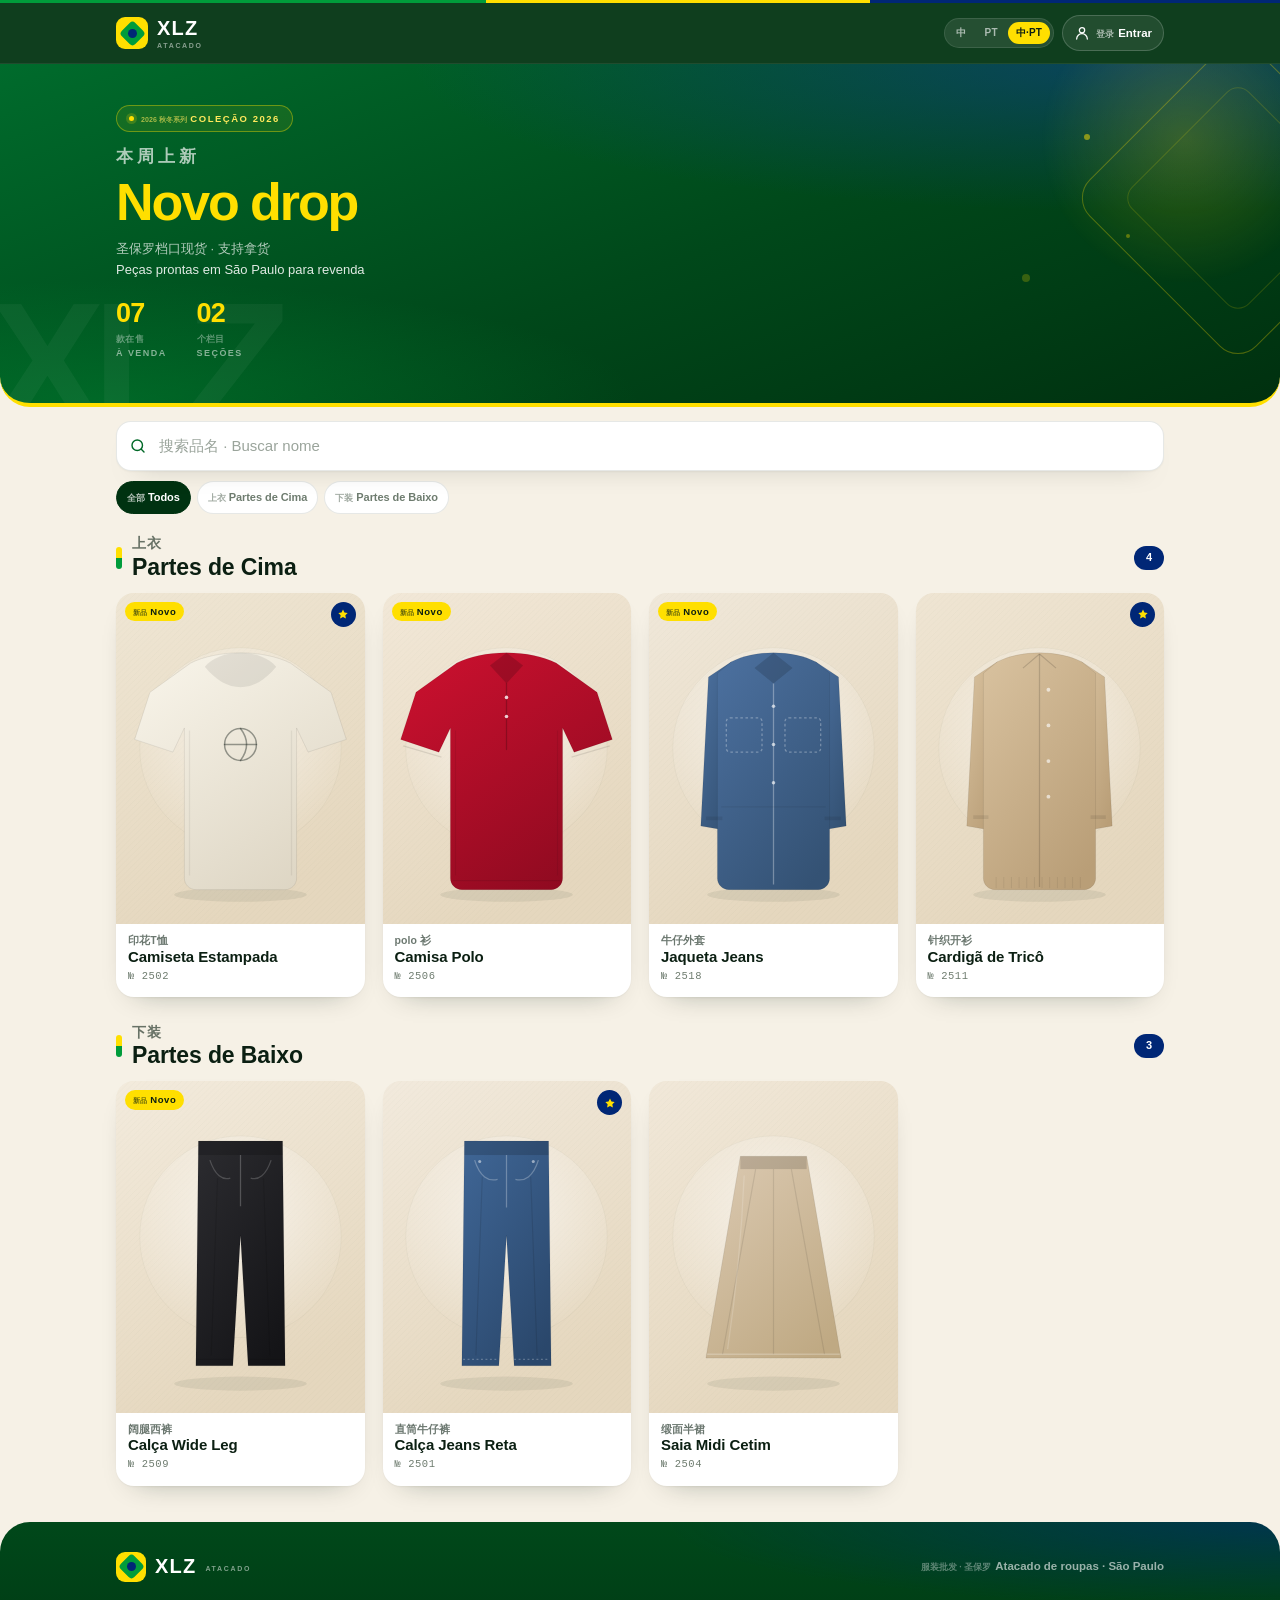
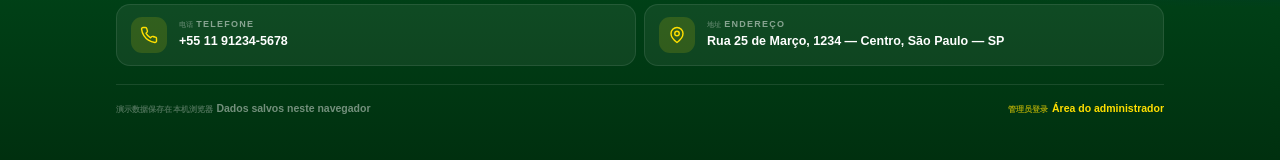
<file: index.html>
<!DOCTYPE html>
<html lang="zh-CN">
<head>
<meta charset="utf-8">
<meta name="viewport" content="width=device-width, initial-scale=1, viewport-fit=cover">
<meta name="theme-color" content="#003211">
<meta name="description" content="XLZ 服装档口 · 上衣 / 下装产品展示，支持中葡双语与管理端维护。Atacado de roupas em São Paulo.">
<title>XLZ · 服装档口产品展示 | Atacado</title>
<link rel="icon" href="data:image/svg+xml,%3Csvg xmlns='http://www.w3.org/2000/svg' viewBox='0 0 64 64'%3E%3Crect width='64' height='64' rx='14' fill='%23FFDF00'/%3E%3Cpath d='M32 12 52 32 32 52 12 32Z' fill='%23009C3B'/%3E%3Ccircle cx='32' cy='32' r='9' fill='%23002776'/%3E%3C/svg%3E">
<link rel="stylesheet" href="styles.css">
</head>
<body>
<div id="app"></div>
<div id="toast" class="toast" role="status" aria-live="polite"></div>
<script src="app.js"></script>
</body>
</html>
</file>
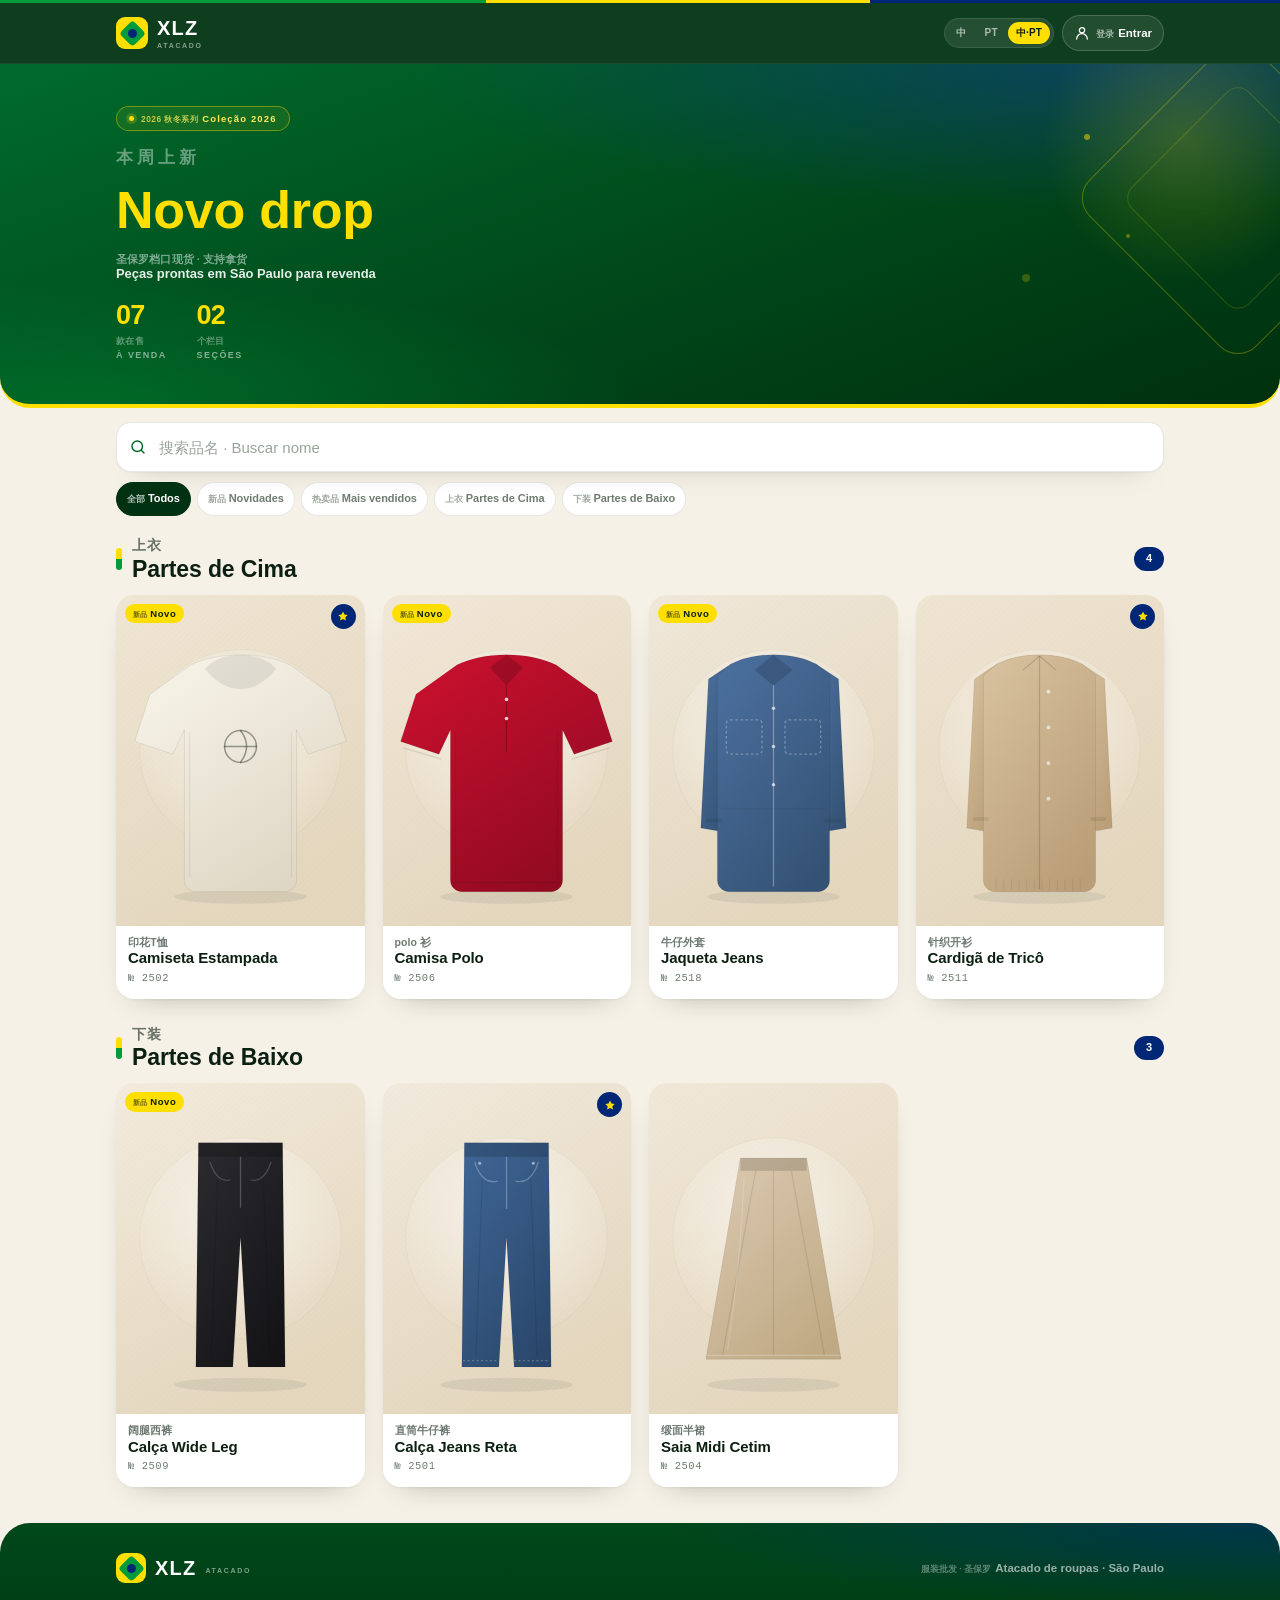
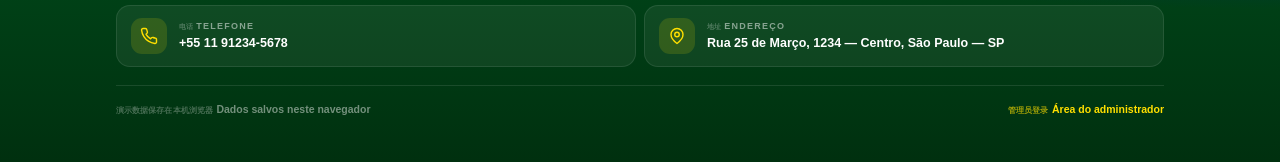
<file: public/index.html>
<!DOCTYPE html>
<html lang="zh-CN">
<head>
<meta charset="utf-8">
<meta name="viewport" content="width=device-width, initial-scale=1, viewport-fit=cover">
<meta name="theme-color" content="#003211">
<meta name="description" content="XLZ 服装档口 · 上衣 / 下装产品展示，支持中葡双语与管理端维护。Atacado de roupas em São Paulo.">
<meta property="og:type" content="website">
<meta property="og:site_name" content="XLZ ATACADO">
<meta property="og:title" content="XLZ · 服装档口产品展示">
<meta property="og:description" content="上衣 / 下装 · 中葡双语 · 圣保罗档口现货">
<meta property="og:url" content="https://xlz-showcase.wenkezhang995.workers.dev/">
<meta name="twitter:card" content="summary">
<link rel="canonical" href="https://xlz-showcase.wenkezhang995.workers.dev/">
<title>XLZ · 服装档口产品展示 | Atacado</title>
<link id="favicon" rel="icon" href="data:image/svg+xml,%3Csvg xmlns='http://www.w3.org/2000/svg' viewBox='0 0 64 64'%3E%3Crect width='64' height='64' rx='14' fill='%23FFDF00'/%3E%3Cpath d='M32 12 52 32 32 52 12 32Z' fill='%23009C3B'/%3E%3Ccircle cx='32' cy='32' r='9' fill='%23002776'/%3E%3C/svg%3E">
<link rel="stylesheet" href="styles.css">
</head>
<body>
<div id="app"></div>
<div id="toast" class="toast" role="status" aria-live="polite"></div>
<script src="xlz-color-dict.js"></script>
<script src="app.js"></script>
</body>
</html>
</file>
<file: styles.css>
/* =====================================================================
   XLZ 服装档口 · 产品展示
   配色取巴西国旗：绿 #009C3B / 黄 #FFDF00 / 蓝 #002776 / 白
   移动端优先，纯本地静态页面
   ===================================================================== */

/* ---------- 1. 基础与变量 ---------- */
:root{
  --green:#009C3B;
  --green-700:#006827;
  --green-800:#004C1B;
  --green-900:#003211;
  --yellow:#FFDF00;
  --yellow-soft:#FFE95C;
  --blue:#002776;
  --blue-500:#123E8F;
  --cream:#F6F1E6;
  --cream-2:#EDE6D5;
  --sand:#D9CCAF;
  --white:#fff;
  --ink:#0B1F12;
  --muted:#6E7C6F;
  --line:rgba(11,31,18,.10);
  --shadow-1:0 1px 2px rgba(11,31,18,.05), 0 12px 28px -20px rgba(11,31,18,.45);
  --shadow-2:0 24px 60px -28px rgba(11,31,18,.45);
  --font:-apple-system,BlinkMacSystemFont,"Segoe UI","PingFang SC","Hiragino Sans GB","Microsoft YaHei",sans-serif;
  --mono:ui-monospace,SFMono-Regular,Menlo,Consolas,monospace;
}
*,*::before,*::after{box-sizing:border-box}
html{-webkit-text-size-adjust:100%;scroll-behavior:smooth}
body{
  margin:0;font-family:var(--font);background:var(--cream);color:var(--ink);
  line-height:1.45;-webkit-font-smoothing:antialiased;overflow-x:hidden;
}
body.locked{overflow:hidden}
img{display:block;max-width:100%}
a{color:inherit;text-decoration:none}
button{font:inherit;color:inherit;cursor:pointer}
h1,h2,h3,h4,p{margin:0}
::selection{background:var(--yellow);color:var(--ink)}
:focus-visible{outline:2px solid var(--green);outline-offset:2px}
.wrap{width:100%;max-width:1080px;margin:0 auto;padding:0 16px}
.ic{display:block;flex:none;overflow:visible}
.muted{color:var(--muted)}
.sr-only{position:absolute;width:1px;height:1px;padding:0;margin:-1px;overflow:hidden;clip:rect(0 0 0 0);white-space:nowrap;border:0}

/* ---------- 2. 双语排版 ---------- */
.tw .tz{font-size:.74em;font-weight:600;opacity:.62;margin-right:.45em;letter-spacing:.01em}
.tw .tp{font-weight:800}
.nm .zh{display:block;font-size:.68em;font-weight:600;opacity:.6;line-height:1.28;letter-spacing:.01em}
.nm .pt{display:block;font-weight:800;line-height:1.22;letter-spacing:-.005em}

/* ---------- 3. 按钮 ---------- */
.btn{
  display:inline-flex;align-items:center;justify-content:center;gap:7px;
  min-height:46px;padding:0 18px;border-radius:13px;border:1px solid transparent;
  font-size:14px;font-weight:800;letter-spacing:.01em;line-height:1.2;
  transition:transform .16s ease, background .2s ease, box-shadow .2s ease;
}
.btn:active{transform:scale(.98)}
.btn-primary{background:var(--yellow);color:var(--ink);box-shadow:0 8px 20px -12px rgba(255,223,0,.9)}
.btn-primary:hover{background:var(--yellow-soft)}
.btn-green{background:var(--green-800);color:#fff}
.btn-green:hover{background:var(--green-700)}
.btn-blue{background:var(--blue);color:#fff}
.btn-ghost{background:#fff;border-color:var(--line);color:var(--ink)}
.btn-ghost:hover{background:var(--cream)}
.btn-danger{background:transparent;border-color:rgba(176,16,48,.35);color:#B01030}
.btn-danger:hover{background:rgba(176,16,48,.06)}
.btn-danger-solid{background:#B01030;color:#fff}
.btn-block{width:100%}
.btn[disabled]{opacity:.45;pointer-events:none}
.btn-sm{min-height:40px;padding:0 13px;font-size:12px;border-radius:11px}
.btn .tw{display:inline-flex;align-items:baseline;gap:.35em;justify-content:center;flex-wrap:wrap}

/* ---------- 4. 顶栏 ---------- */
.topbar{
  position:sticky;top:0;z-index:60;
  background:rgba(0,50,17,.94);
  -webkit-backdrop-filter:blur(14px);backdrop-filter:blur(14px);
  border-bottom:1px solid rgba(255,255,255,.07);
}
.topbar::before{
  content:"";position:absolute;top:0;left:0;right:0;height:3px;
  background:linear-gradient(90deg,var(--green) 0 38%,var(--yellow) 38% 68%,var(--blue) 68%);
}
.topbar-in{display:flex;align-items:center;gap:10px;height:63px;padding-top:3px}
.brand{display:flex;align-items:center;gap:9px;min-width:0}
.brand-mark{
  position:relative;width:32px;height:32px;border-radius:9px;background:var(--yellow);
  display:grid;place-items:center;flex:none;overflow:hidden;
}
.brand-mark::before{content:"";width:19px;height:19px;background:var(--green);transform:rotate(45deg);border-radius:4px}
.brand-mark::after{content:"";position:absolute;width:9px;height:9px;border-radius:50%;background:var(--blue)}
.brand-text{display:flex;flex-direction:column;line-height:1;min-width:0}
.brand-text b{font-size:20px;font-weight:900;letter-spacing:.06em;color:#fff}
.brand-text small{font-size:7px;letter-spacing:.24em;color:rgba(255,255,255,.5);margin-top:4px;font-weight:700}
.topbar-right{display:flex;align-items:center;gap:8px;margin-left:auto}
.topbar-title{font-size:15px;font-weight:800;color:#fff;white-space:nowrap;overflow:hidden;text-overflow:ellipsis;flex:1;min-width:0}
.topbar-title .ttl{opacity:.95}
.icon-btn{
  width:36px;height:36px;border-radius:50%;display:grid;place-items:center;flex:none;
  background:rgba(255,255,255,.08);border:1px solid rgba(255,255,255,.16);color:#fff;
  transition:background .2s;
}
.icon-btn:hover{background:rgba(255,255,255,.16)}
.lang{display:flex;gap:2px;padding:3px;border-radius:999px;background:rgba(255,255,255,.09);border:1px solid rgba(255,255,255,.10);flex:none}
.lang button{
  border:0;background:transparent;border-radius:999px;padding:6px 8px;
  font-size:10px;font-weight:800;letter-spacing:.02em;color:rgba(255,255,255,.62);
  transition:background .2s,color .2s;line-height:1;
}
.lang button.on{background:var(--yellow);color:var(--ink)}
.tb-login{
  display:inline-flex;align-items:center;gap:6px;height:36px;padding:0 11px;border-radius:999px;
  background:rgba(255,255,255,.08);border:1px solid rgba(255,255,255,.18);
  color:#fff;font-size:11.5px;font-weight:700;flex:none;
}
.tb-login .tw .tz{opacity:.6}
.tb-admin{
  display:inline-flex;align-items:center;gap:6px;height:34px;padding:0 11px;border-radius:999px;
  background:var(--yellow);color:var(--ink);font-size:11.5px;font-weight:800;flex:none;max-width:120px;
  overflow:hidden;text-overflow:ellipsis;white-space:nowrap;
}
.tb-dot{width:6px;height:6px;border-radius:50%;background:var(--green);flex:none}

/* ---------- 5. Hero ---------- */
.hero{
  position:relative;overflow:hidden;color:#fff;
  background:
    radial-gradient(90% 70% at 88% 0%, rgba(18,62,143,.55), transparent 62%),
    radial-gradient(70% 60% at 8% 100%, rgba(0,156,59,.35), transparent 60%),
    linear-gradient(160deg,#006B2C 0%,#00481A 55%,#00300F 100%);
  border-radius:0 0 30px 30px;
  border-bottom:4px solid var(--yellow);
  padding:26px 0 30px;
}
.hero-in{position:relative;z-index:2}
.hero-deco{position:absolute;inset:0;overflow:hidden;pointer-events:none;z-index:1}
.hd-glow{position:absolute;right:-70px;top:-90px;width:330px;height:330px;border-radius:50%;background:radial-gradient(circle,rgba(255,223,0,.20),transparent 62%)}
.hd-diamond{
  position:absolute;right:-76px;top:16px;width:236px;height:236px;border-radius:26px;
  border:1.5px solid rgba(255,223,0,.30);transform:rotate(45deg);
}
.hd-diamond::after{content:"";position:absolute;inset:34px;border:1px solid rgba(255,223,0,.16);border-radius:16px}
.hd-dot{position:absolute;width:6px;height:6px;border-radius:50%;background:var(--yellow);opacity:.5}
.hd-dot.d1{right:190px;top:70px}
.hd-dot.d2{right:150px;top:170px;width:4px;height:4px;opacity:.35}
.hd-dot.d3{right:250px;top:210px;width:8px;height:8px;opacity:.22}
.hero-wm{
  position:absolute;left:-10px;bottom:-46px;z-index:1;pointer-events:none;user-select:none;
  font-size:172px;line-height:1;font-weight:900;letter-spacing:-.07em;color:#fff;opacity:.045;
}
.pill{
  display:inline-flex;align-items:center;gap:7px;padding:6px 12px;border-radius:999px;
  border:1px solid rgba(255,223,0,.38);background:rgba(255,223,0,.08);
  font-size:9.5px;font-weight:800;letter-spacing:.16em;text-transform:uppercase;color:var(--yellow-soft);
}
.pill-dot{width:5px;height:5px;border-radius:50%;background:var(--yellow);box-shadow:0 0 0 3px rgba(255,223,0,.18)}
.hero-title{
  margin:16px 0 10px;font-size:clamp(34px,9.6vw,48px);line-height:1;font-weight:900;letter-spacing:-.04em;
}
.hero-title .zh{display:block;font-size:.33em;font-weight:700;letter-spacing:.24em;color:rgba(255,255,255,.68);margin-bottom:10px}
.hero-line.pt,.hero-title .pt{color:var(--yellow)}
.hero-title .hero-line{display:block}
.hero-sub{margin:0;max-width:44ch;font-size:13px;color:rgba(255,255,255,.7);line-height:1.65}
.hero-sub .hs-zh{display:block}
.hero-sub .hs-pt{display:block;color:rgba(255,255,255,.88)}
.hero-stats{display:flex;gap:30px;margin-top:20px}
.stat b{display:block;font-size:27px;font-weight:900;letter-spacing:-.03em;line-height:1;color:var(--yellow)}
.stat small{display:block;margin-top:6px;font-size:9px;font-weight:700;letter-spacing:.16em;text-transform:uppercase;color:rgba(255,255,255,.52)}
.stat small .sz{display:block;font-size:9px;font-weight:600;letter-spacing:.04em;text-transform:none;opacity:.72;margin-bottom:1px}
.stat small .sp{display:block}

/* ---------- 6. 搜索与筛选 ---------- */
.home{padding-top:0}
.searchbar{position:sticky;top:63px;z-index:45;padding:14px 0 8px;background:var(--cream)}
.search{
  display:flex;align-items:center;gap:10px;height:50px;padding:0 12px;
  background:#fff;border:1px solid var(--line);border-radius:15px;
  box-shadow:0 1px 2px rgba(11,31,18,.04), 0 14px 26px -22px rgba(11,31,18,.5);
}
.search:focus-within{border-color:rgba(0,156,59,.55);box-shadow:0 0 0 3px rgba(0,156,59,.10)}
.search-ic{color:var(--green-700);display:grid;place-items:center}
.search input{
  flex:1;min-width:0;height:100%;border:0;background:transparent;outline:none;
  font:inherit;font-size:15px;font-weight:600;color:var(--ink);
}
.search input::placeholder{color:#9AA49B;font-weight:500}
.search input::-webkit-search-cancel-button{display:none}
.search-clear{
  width:26px;height:26px;border-radius:50%;border:0;background:var(--cream);
  display:grid;place-items:center;color:var(--muted);flex:none;
}
.search-clear[hidden]{display:none}
.filters{display:flex;gap:6px;overflow-x:auto;padding:2px 0 14px;scrollbar-width:none}
.filters::-webkit-scrollbar{display:none}
.filter-chip{
  flex:none;display:inline-flex;align-items:center;gap:3px;
  padding:8px 10px;border-radius:999px;border:1px solid var(--line);
  background:#fff;color:var(--muted);font-size:11px;font-weight:700;white-space:nowrap;
  transition:background .2s,color .2s,border-color .2s;
}
.filter-chip .nm .zh{display:inline;font-size:.82em;margin-right:.3em;opacity:.65}
.filter-chip .nm .pt{display:inline}
.filter-chip.on{background:var(--green-900);border-color:var(--green-900);color:#fff}
.filter-chip.on .nm .zh{color:rgba(255,255,255,.7);opacity:1}

/* ---------- 7. 分类与卡片 ---------- */
.cat{margin-bottom:26px;scroll-margin-top:130px}
.cat-head{display:flex;align-items:center;justify-content:space-between;gap:10px;margin:6px 0 12px}
.cat-title{display:flex;align-items:center;gap:10px;font-size:21px;font-weight:900;letter-spacing:-.02em}
.cat-bar{width:6px;height:22px;border-radius:3px;background:linear-gradient(180deg,var(--yellow) 0 52%,var(--green) 52%)}
.cat-title .nm .zh{font-size:.62em;letter-spacing:.06em}
.cat-count{
  display:inline-flex;align-items:center;justify-content:center;min-width:30px;height:24px;
  padding:0 9px;border-radius:999px;background:var(--blue);color:#fff;font-size:11px;font-weight:800;flex:none;
}
.grid{display:grid;grid-template-columns:repeat(2,minmax(0,1fr));gap:12px}
.card{
  position:relative;height:100%;background:#fff;border-radius:18px;overflow:hidden;
  box-shadow:var(--shadow-1);cursor:pointer;
  transition:transform .22s ease, box-shadow .22s ease;
  animation:cardIn .4s cubic-bezier(.2,.8,.2,1) both;
}
.card-body{display:flex;flex-direction:column}
.card:hover{transform:translateY(-3px);box-shadow:var(--shadow-2)}
.card:active{transform:scale(.99)}
.card-media{position:relative;aspect-ratio:3/4;overflow:hidden;background:var(--cream-2)}
.card-media img{width:100%;height:100%;object-fit:cover;transition:transform .5s ease}
.card:hover .card-media img{transform:scale(1.035)}
.card.is-off .card-media::after{content:"";position:absolute;inset:0;background:rgba(246,241,230,.52);-webkit-backdrop-filter:grayscale(1);backdrop-filter:grayscale(1)}
.badge{
  position:absolute;z-index:2;display:inline-flex;align-items:center;justify-content:center;
  font-size:9.5px;font-weight:800;letter-spacing:.06em;line-height:1;
}
.badge .tw{gap:.3em}
.badge-new{top:9px;left:9px;padding:5px 8px;border-radius:999px;background:var(--yellow);color:var(--ink)}
.badge-star{
  top:9px;right:9px;width:25px;height:25px;border-radius:50%;
  background:var(--blue);color:var(--yellow);
}
.badge-off{left:9px;bottom:9px;padding:5px 8px;border-radius:999px;background:rgba(11,31,18,.82);color:#fff}
.card-edit{
  position:absolute;right:9px;bottom:9px;z-index:3;width:30px;height:30px;border-radius:50%;
  background:rgba(0,50,17,.86);color:#fff;border:1px solid rgba(255,255,255,.25);
  display:grid;place-items:center;
}
.card-body{padding:10px 12px 13px}
.card-name{font-size:15px;line-height:1.25;font-weight:800}
.card-name .nm .zh{font-size:.7em}
.card-model{margin-top:3px;font-family:var(--mono);font-size:10.5px;letter-spacing:.05em;color:var(--muted)}
.cat-empty{
  padding:26px 18px;border-radius:16px;border:1px dashed var(--sand);background:rgba(255,255,255,.5);
  color:var(--muted);font-size:12.5px;font-weight:600;text-align:center;
}
.link{color:var(--green-700);text-decoration:underline;text-underline-offset:3px;font-weight:800}
.result-bar{
  display:flex;align-items:center;justify-content:space-between;gap:10px;
  padding:6px 2px 14px;font-size:12px;color:var(--muted);font-weight:600;
}
.result-bar b{color:var(--ink)}
.result-n{color:var(--green-700);font-weight:800}

/* ---------- 8. 空状态 ---------- */
.empty{
  margin:14px 0;padding:44px 22px;text-align:center;background:#fff;
  border-radius:20px;border:1px dashed var(--cream-2);
}
.empty-ic{
  width:54px;height:54px;border-radius:18px;margin:0 auto 14px;
  display:grid;place-items:center;background:var(--cream);color:var(--green-700);
}
.empty h3{font-size:16px;font-weight:800;margin-bottom:6px}
.empty p{font-size:12.5px;color:var(--muted);margin-bottom:16px}
.empty .btn{min-height:42px}

/* ---------- 9. 页脚与悬浮按钮 ---------- */
.footer{
  margin-top:36px;padding:30px 0 44px;color:#fff;
  background:
    radial-gradient(80% 60% at 100% 0%, rgba(0,39,118,.55), transparent 60%),
    linear-gradient(180deg,#00481A,#00300F);
  border-radius:30px 30px 0 0;
}
.footer.with-fab{padding-bottom:108px}
.foot-top{display:flex;align-items:center;justify-content:space-between;gap:14px;flex-wrap:wrap}
.foot-brand{display:flex;align-items:center;gap:9px}
.foot-brand b{font-size:20px;font-weight:900;letter-spacing:.06em}
.foot-brand small{font-size:7px;letter-spacing:.24em;color:rgba(255,255,255,.5);font-weight:700;margin-top:5px}
.foot-brand .brand-mark{width:30px;height:30px}
.foot-tag{font-size:11.5px;color:rgba(255,255,255,.6);font-weight:600}
.foot-list{display:grid;gap:8px;margin:22px 0 18px}
.foot-item{
  display:flex;align-items:center;gap:12px;padding:12px 14px;border-radius:14px;
  background:rgba(255,255,255,.06);border:1px solid rgba(255,255,255,.09);
  transition:background .2s;
}
.foot-item:hover{background:rgba(255,255,255,.11)}
.fi{
  width:36px;height:36px;border-radius:11px;flex:none;display:grid;place-items:center;
  background:rgba(255,223,0,.14);color:var(--yellow);
}
.ft{display:flex;flex-direction:column;gap:2px;min-width:0}
.ft small{font-size:9px;letter-spacing:.14em;text-transform:uppercase;color:rgba(255,255,255,.5);font-weight:700}
.ft b{font-size:12.5px;font-weight:700;line-height:1.4}
.ft .tw .tz{opacity:.55}
.foot-bottom{
  display:flex;align-items:center;justify-content:space-between;gap:10px 14px;flex-wrap:wrap;
  padding-top:16px;border-top:1px solid rgba(255,255,255,.10);
  font-size:10.5px;color:rgba(255,255,255,.45);font-weight:600;
}
.foot-link{background:none;border:0;padding:0;color:var(--yellow);font-size:10.5px;font-weight:800;display:inline-flex;align-items:center;gap:4px}
.fab{
  position:fixed;right:16px;bottom:calc(16px + env(safe-area-inset-bottom));z-index:70;
  width:58px;height:58px;border-radius:19px;border:0;background:var(--yellow);color:var(--ink);
  display:grid;place-items:center;
  box-shadow:0 14px 30px -10px rgba(0,0,0,.45), 0 0 0 5px rgba(255,223,0,.16);
  transition:transform .2s;
}
.fab:hover{transform:translateY(-2px) scale(1.03)}
.fab:active{transform:scale(.96)}

/* ---------- 10. 详情页 ---------- */
.detail-page{padding-bottom:20px}
.gallery{position:relative;background:#E7DECB;max-width:860px;margin:0 auto;overflow:hidden}
.gal-track{
  display:flex;overflow-x:auto;scroll-snap-type:x mandatory;
  scrollbar-width:none;-webkit-overflow-scrolling:touch;
}
.gal-track::-webkit-scrollbar{display:none}
.gal-slide{flex:0 0 100%;scroll-snap-align:center;scroll-snap-stop:always}
.gal-slide img{width:100%;aspect-ratio:4/5;object-fit:cover;max-height:72vh;cursor:zoom-in}
.gal-top{position:absolute;top:12px;left:12px;right:12px;display:flex;align-items:flex-start;justify-content:space-between;gap:8px;pointer-events:none;z-index:2}
.gal-count{
  padding:6px 10px;border-radius:999px;background:rgba(0,40,16,.55);color:#fff;
  font-size:10.5px;font-weight:800;letter-spacing:.06em;-webkit-backdrop-filter:blur(6px);backdrop-filter:blur(6px);
}
.gal-hint{
  display:inline-flex;align-items:center;gap:5px;padding:6px 10px;border-radius:999px;
  background:rgba(255,255,255,.85);color:var(--green-900);font-size:9.5px;font-weight:800;
  -webkit-backdrop-filter:blur(6px);backdrop-filter:blur(6px);
}
.gal-hint .tw{display:inline-flex;gap:.3em}
.gal-arrow{
  position:absolute;top:50%;transform:translateY(-50%);z-index:3;
  width:38px;height:38px;border-radius:50%;border:0;background:rgba(255,255,255,.86);color:var(--ink);
  display:grid;place-items:center;box-shadow:0 6px 16px rgba(0,0,0,.16);
}
.gal-arrow.left{left:10px}
.gal-arrow.right{right:10px}
.gal-dots{
  position:absolute;left:50%;bottom:32px;transform:translateX(-50%);z-index:3;
  display:flex;gap:5px;padding:6px 9px;border-radius:999px;
  background:rgba(0,40,16,.38);-webkit-backdrop-filter:blur(6px);backdrop-filter:blur(6px);
}
.gal-dots button{
  width:6px;height:6px;padding:0;border:0;border-radius:50%;
  background:rgba(255,255,255,.45);transition:width .2s,background .2s;
}
.gal-dots button.on{width:16px;border-radius:999px;background:var(--yellow)}
.detail-sheet{
  position:relative;z-index:2;max-width:860px;margin:-26px auto 0;
  background:var(--cream);border-radius:26px 26px 0 0;
  padding:20px 16px 26px;
}
.d-card{background:#fff;border-radius:18px;padding:16px;margin-bottom:12px;box-shadow:var(--shadow-1)}
.d-flags{display:flex;align-items:center;gap:6px;flex-wrap:wrap;margin-bottom:10px}
.tag{
  display:inline-flex;align-items:center;gap:5px;padding:5px 9px;border-radius:999px;
  font-size:10px;font-weight:800;letter-spacing:.02em;line-height:1;
}
.tag-cat{background:var(--cream);color:var(--green-700);border:1px solid var(--line)}
.tag-cat .nm{display:inline}
.tag-cat .nm .zh{display:inline;font-size:.9em;margin-right:.35em;opacity:.75}
.tag-cat .nm .pt{display:inline}
.tag-new{background:var(--yellow);color:var(--ink)}
.tag-star{background:var(--blue);color:var(--yellow)}
.tag-off{background:#E9E5DA;color:#777F76}
.d-title{font-size:clamp(22px,6.6vw,30px);font-weight:900;letter-spacing:-.02em;line-height:1.15}
.d-title .nm .zh{font-size:.58em;letter-spacing:.04em;margin-bottom:4px}
.d-sub{display:flex;align-items:center;gap:8px;margin-top:6px;flex-wrap:wrap}
.d-model{font-family:var(--mono);font-size:11.5px;color:var(--muted);letter-spacing:.06em}
.d-dot{width:3px;height:3px;border-radius:50%;background:var(--sand)}
.price{
  margin-top:14px;padding-top:14px;border-top:1px dashed var(--cream-2);
  display:flex;align-items:baseline;gap:8px;flex-wrap:wrap;
}
.price b{font-size:32px;font-weight:900;letter-spacing:-.03em;color:var(--green-700);line-height:1}
.price small{font-size:10px;font-weight:700;letter-spacing:.12em;text-transform:uppercase;color:var(--muted)}
.d-block{margin-bottom:20px}
.block-head{display:flex;align-items:baseline;justify-content:space-between;gap:10px;margin-bottom:12px}
.block-head h3{font-size:13.5px;font-weight:800;letter-spacing:.01em;display:flex;align-items:center;gap:7px}
.block-head h3::before{content:"";width:4px;height:14px;border-radius:2px;background:var(--yellow)}
.block-head span{font-size:10px;color:var(--muted);font-weight:600}
.block-hint{margin:-4px 0 14px}
.colors{display:flex;flex-wrap:wrap;gap:8px;margin-bottom:16px}
.color{
  display:inline-flex;align-items:center;gap:7px;padding:8px 12px;border-radius:999px;
  border:1.5px solid var(--line);background:#fff;font-size:12.5px;font-weight:700;
  transition:border-color .2s, background .2s, color .2s;
}
.color .dot{width:12px;height:12px;border-radius:50%;flex:none;box-shadow:inset 0 0 0 1px rgba(0,0,0,.12)}
.color .cn{white-space:nowrap}
.color .cp{font-size:.8em;font-weight:700;opacity:.6;margin-left:3px}
.color.on{background:var(--green-900);border-color:var(--green-900);color:#fff}
.color.on .cp{opacity:.7}
.color.oos{background:#F4F1E9;border-style:dashed;color:#A3AAA1}
.color.oos .dot{opacity:.35}
.sizes{display:grid;grid-template-columns:repeat(auto-fill,minmax(66px,1fr));gap:8px}
.size{
  display:flex;flex-direction:column;align-items:center;justify-content:center;gap:2px;
  min-height:54px;padding:7px 6px;border-radius:12px;border:1.5px solid var(--line);
  background:#fff;font-size:15px;font-weight:900;
}
.size small{font-size:8.5px;font-weight:700;letter-spacing:.04em;color:var(--muted);text-transform:uppercase}
.size.oos{background:#F2EFE7;border-style:dashed;color:#A9AFA6}
.size.oos span{text-decoration:line-through;text-decoration-thickness:1.5px}
.size.oos small{color:#B6BAAF}
.legend{display:flex;align-items:center;gap:14px;flex-wrap:wrap;margin-top:14px;font-size:10.5px;color:var(--muted);font-weight:600}
.legend .lg-dot{width:7px;height:7px;border-radius:50%;display:inline-block;margin-right:5px}
.lg-dot.ok{background:var(--green)}
.lg-dot.no{background:#C9C4B5}
.lg-alert{color:#B01030;font-weight:800}
.contact{
  border-radius:20px;padding:18px;color:#fff;position:relative;overflow:hidden;
  background:
    radial-gradient(90% 90% at 100% 0%, rgba(0,39,118,.6), transparent 58%),
    linear-gradient(155deg,#00642A,#00300F);
  margin-bottom:20px;
}
.contact::after{
  content:"";position:absolute;right:-40px;top:-40px;width:140px;height:140px;
  border:1px solid rgba(255,223,0,.25);transform:rotate(45deg);border-radius:18px;
}
.contact-head{display:flex;align-items:baseline;justify-content:space-between;gap:10px;margin-bottom:14px;position:relative;z-index:1}
.contact-head h3{font-size:14px;font-weight:800;color:var(--yellow);letter-spacing:.02em}
.contact-head span{font-size:9.5px;color:rgba(255,255,255,.55);font-weight:600;letter-spacing:.1em;text-transform:uppercase}
.contact-row{
  display:flex;align-items:center;gap:11px;padding:10px 0;border-top:1px solid rgba(255,255,255,.10);
  position:relative;z-index:1;
}
.contact-row:first-of-type{border-top:0}
.contact-row .fi{width:32px;height:32px;border-radius:10px}
.contact-row b{display:block;font-size:12.5px;font-weight:700;line-height:1.4;word-break:break-word}
.contact-row small{display:block;font-size:9px;letter-spacing:.12em;text-transform:uppercase;color:rgba(255,255,255,.48);font-weight:700;margin-bottom:1px}
.contact .btn{margin-top:14px;position:relative;z-index:1}
.d-admin{display:flex;gap:10px;margin-top:4px}
.d-admin .btn{flex:1}
.d-note{
  margin-top:18px;text-align:center;font-size:9.5px;letter-spacing:.1em;
  color:rgba(11,31,18,.32);font-weight:700;text-transform:uppercase;
}

/* ---------- 11. 管理后台 ---------- */
.admin{padding-bottom:30px}
.admin-head{display:flex;align-items:flex-end;justify-content:space-between;gap:12px;margin:20px 0 14px}
.admin-head h2{font-size:20px;font-weight:900;letter-spacing:-.02em;line-height:1.2}
.admin-head p{font-size:11px;color:var(--muted);font-weight:600;margin-top:4px}
.admin-head .btn{min-height:42px;padding:0 14px;font-size:12.5px}
.tabs{
  display:flex;gap:4px;padding:4px;border-radius:14px;background:#fff;
  box-shadow:var(--shadow-1);position:sticky;top:63px;z-index:40;margin:14px 0 16px;
}
.tab{flex:1;text-align:center;padding:10px 6px;border-radius:10px;font-size:12px;font-weight:800;color:var(--muted);transition:background .2s,color .2s}
.tab.on{background:var(--green-900);color:var(--yellow)}
.arow{
  display:grid;grid-template-columns:64px minmax(0,1fr);gap:12px;
  background:#fff;border-radius:16px;padding:10px;margin-bottom:10px;box-shadow:var(--shadow-1);
}
.arow.is-off{opacity:.82}
.arow-thumb{width:64px;height:84px;border-radius:11px;overflow:hidden;background:var(--cream-2);flex:none}
.arow-thumb img{width:100%;height:100%;object-fit:cover}
.arow-top{display:flex;align-items:flex-start;justify-content:space-between;gap:8px}
.arow-name{font-size:13.5px;line-height:1.22;min-width:0}
.arow-name .nm .zh{font-size:.72em}
.arow-price{font-size:13px;font-weight:900;color:var(--green-700);white-space:nowrap;letter-spacing:-.01em}
.arow-meta{display:flex;gap:8px;flex-wrap:wrap;margin-top:4px;font-size:10px;color:var(--muted);font-weight:600}
.arow-meta .sep{opacity:.4}
.arow-controls{display:flex;align-items:center;gap:10px;flex-wrap:wrap;margin-top:9px}
.tgl{display:inline-flex;align-items:center;gap:6px;border:0;background:transparent;padding:0;font-size:10.5px;font-weight:800;color:var(--muted);flex:none;white-space:nowrap}
.tgl .track{width:34px;height:20px;border-radius:999px;background:#D9DFD6;position:relative;transition:background .2s;flex:none}
.tgl .track i{position:absolute;top:3px;left:3px;width:14px;height:14px;border-radius:50%;background:#fff;box-shadow:0 1px 2px rgba(0,0,0,.22);transition:transform .2s}
.tgl.on .track{background:var(--green)}
.tgl.on .track i{transform:translateX(14px)}
.tgl.on{color:var(--ink)}
.mini-toggle{
  height:26px;padding:0 9px;border-radius:8px;border:1px solid var(--line);
  background:var(--cream);color:var(--muted);font-size:10px;font-weight:800;line-height:1;
  display:inline-flex;align-items:center;gap:4px;flex:none;white-space:nowrap;
}
.mini-toggle.on{background:var(--yellow);border-color:var(--yellow);color:var(--ink)}
.mini-toggle.star.on{background:var(--blue);border-color:var(--blue);color:var(--yellow)}
.arow-actions{display:flex;gap:6px;margin-left:auto}
.mini-btn{
  width:30px;height:30px;border-radius:9px;border:1px solid var(--line);background:#fff;
  display:grid;place-items:center;color:var(--ink);flex:none;
}
.mini-btn.danger{color:#B01030;border-color:rgba(176,16,48,.22)}
.admin-foot{margin:22px 0 0;display:flex;justify-content:center}
.admin-foot .btn{min-height:40px;font-size:12px}
.acc-list{display:grid;gap:8px}
.acc{
  display:flex;align-items:center;gap:11px;background:#fff;border-radius:14px;padding:11px 12px;
  box-shadow:var(--shadow-1);
}
.acc-avatar{
  width:38px;height:38px;border-radius:12px;flex:none;display:grid;place-items:center;
  background:var(--green-900);color:var(--yellow);font-size:15px;font-weight:900;
}
.acc-info{min-width:0;flex:1}
.acc-info b{font-size:13.5px;font-weight:800;display:block;line-height:1.2}
.acc-info small{font-size:10px;color:var(--muted);font-weight:600}
.acc-actions{display:flex;gap:6px;align-items:center}
.mini-tag{font-size:9px;font-weight:800;color:var(--green-700);background:rgba(0,156,59,.12);padding:3px 7px;border-radius:6px;letter-spacing:.06em}

/* ---------- 12. 表单 ---------- */
.form{max-width:760px;margin:0 auto;padding:12px 16px 132px}
.sect{background:#fff;border-radius:18px;padding:16px;margin-bottom:12px;box-shadow:var(--shadow-1)}
.sect-head{display:flex;align-items:center;gap:8px;flex-wrap:wrap;margin-bottom:14px}
.sect-head .num{width:22px;height:22px;border-radius:7px;background:var(--yellow);color:var(--ink);font-size:11px;font-weight:900;display:grid;place-items:center;flex:none}
.sect-head h3{font-size:14.5px;font-weight:800;letter-spacing:.01em}
.sect-head .hint{margin-left:auto}
.field{margin-bottom:14px}
.field:last-child{margin-bottom:0}
.two{display:grid;gap:0 12px}
@media(min-width:520px){.two{grid-template-columns:1fr 1fr}}
.label{display:flex;align-items:center;gap:5px;font-size:11px;font-weight:800;letter-spacing:.04em;color:var(--muted);margin-bottom:7px;text-transform:uppercase}
.label .req{color:#B01030;font-size:12px}
.label .opt{color:#B0B6AC;font-size:9px;letter-spacing:.06em;margin-left:auto;font-weight:700}
.input{
  width:100%;height:46px;padding:0 14px;border-radius:12px;
  border:1.5px solid var(--line);background:var(--cream);
  font:inherit;font-size:16px;font-weight:600;color:var(--ink);outline:none;
  transition:border-color .2s, background .2s, box-shadow .2s;
}
.input::placeholder{color:#A7AFA4;font-weight:500}
.input:focus{border-color:var(--green);background:#fff;box-shadow:0 0 0 3px rgba(0,156,59,.10)}
select.input{
  appearance:none;-webkit-appearance:none;
  background-image:url("data:image/svg+xml,%3Csvg xmlns='http://www.w3.org/2000/svg' width='16' height='16' viewBox='0 0 24 24' fill='none' stroke='%236E7C6F' stroke-width='2.4' stroke-linecap='round' stroke-linejoin='round'%3E%3Cpath d='m6 9 6 6 6-6'/%3E%3C/svg%3E");
  background-repeat:no-repeat;background-position:right 14px center;padding-right:40px;
}
textarea.input{height:auto;min-height:80px;padding:12px 14px;resize:vertical;line-height:1.5}
.field.invalid .input{border-color:#C8102E;background:#FDF4F5}
.ferr{display:none;margin:6px 0 0;font-size:11px;font-weight:700;color:#B01030}
.field.invalid .ferr,.sect.invalid .ferr{display:block}
.hint{font-size:10.5px;color:var(--muted);font-weight:600;line-height:1.5}
.note{
  font-size:10.5px;line-height:1.6;color:var(--muted);font-weight:600;
  background:var(--cream);border-radius:12px;padding:10px 12px;margin-top:12px;
}
.img-grid{display:grid;grid-template-columns:repeat(3,minmax(0,1fr));gap:8px;transition:opacity .2s}
.img-grid.busy{opacity:.55;pointer-events:none}
@media(min-width:520px){.img-grid{grid-template-columns:repeat(4,minmax(0,1fr))}}
.img-tile{position:relative;aspect-ratio:3/4;border-radius:12px;overflow:hidden;background:var(--cream-2)}
.img-tile img{width:100%;height:100%;object-fit:cover}
.img-tile .rm{
  position:absolute;top:5px;right:5px;width:24px;height:24px;border-radius:50%;
  background:rgba(11,31,18,.68);color:#fff;border:0;display:grid;place-items:center;
}
.cover-tag{
  position:absolute;left:0;bottom:0;padding:3px 7px;border-radius:0 8px 0 0;
  background:var(--yellow);color:var(--ink);font-size:9px;font-weight:800;letter-spacing:.04em;
}
.img-add{
  aspect-ratio:3/4;border-radius:12px;border:1.5px dashed var(--sand);background:#FBF7EE;
  display:flex;flex-direction:column;align-items:center;justify-content:center;gap:6px;
  color:var(--muted);font-size:10.5px;font-weight:800;text-align:center;padding:6px;
}
.img-add:hover{border-color:var(--green);color:var(--green-700)}
.color-list{display:flex;flex-wrap:wrap;gap:8px}
.color-edit{flex:1 1 128px;max-width:210px;background:var(--cream);border:1px solid var(--line);border-radius:12px;padding:8px 10px}
.ce-top{display:flex;align-items:center;gap:6px}
.ce-top .dot{width:12px;height:12px;border-radius:50%;flex:none;box-shadow:inset 0 0 0 1px rgba(0,0,0,.12)}
.ce-zh{border:0;background:transparent;min-width:0;flex:1;font:inherit;font-size:14px;font-weight:800;padding:2px;color:var(--ink);outline:none}
.ce-pt{width:100%;border:0;border-top:1px dashed rgba(11,31,18,.10);margin-top:4px;padding:4px 2px 2px;background:transparent;font:inherit;font-size:11px;font-weight:600;color:var(--muted);outline:none}
.ce-rm{width:20px;height:20px;border-radius:50%;border:0;background:rgba(11,31,18,.06);display:grid;place-items:center;color:var(--muted);flex:none}
.color-add{display:flex;gap:8px;margin-top:8px}
.color-add .input{height:42px;background:#fff;font-size:15px}
.color-add .btn{min-height:42px;width:46px;padding:0}
.size-pick{display:flex;flex-wrap:wrap;gap:8px}
.size-pick-btn{
  min-width:54px;height:42px;border-radius:11px;border:1.5px solid var(--line);
  background:#fff;color:var(--muted);font-size:14px;font-weight:900;
  transition:background .18s,color .18s,border-color .18s;
}
.size-pick-btn.on{background:var(--green-900);border-color:var(--green-900);color:var(--yellow)}
.mx-scroll{overflow-x:auto;margin:0 -4px;padding:0 4px;scrollbar-width:thin}
.mx{width:100%;border-collapse:separate;border-spacing:4px;min-width:320px}
.mx th{font-size:9.5px;font-weight:800;color:var(--muted);padding:2px;letter-spacing:.04em}
.mx th.mx-color{text-align:left;width:86px;max-width:86px;overflow:hidden;text-overflow:ellipsis;white-space:nowrap;font-size:11px;color:var(--ink)}
.mx th.mx-color .dot{display:inline-block;width:8px;height:8px;border-radius:50%;margin-right:5px;vertical-align:middle;box-shadow:inset 0 0 0 1px rgba(0,0,0,.12)}
.mcell{
  width:100%;min-width:34px;height:38px;border:0;border-radius:9px;
  background:#E7F1E8;color:var(--green-700);font-size:13px;font-weight:900;
}
.mcell.no{background:#F3F0E7;color:#B0B5A9;text-decoration:line-through}
.mx-legend{display:flex;gap:14px;margin-top:8px;font-size:10px;font-weight:700;color:var(--muted)}
.switch-row{display:flex;align-items:center;justify-content:space-between;gap:14px;padding:13px 0;border-top:1px solid var(--line)}
.switch-row:first-of-type{border-top:0;padding-top:0}
.switch-row b{display:block;font-size:13px;font-weight:800}
.switch-row small{display:block;font-size:10.5px;color:var(--muted);font-weight:600;margin-top:2px;max-width:36ch}
.switch{
  width:48px;height:28px;border-radius:999px;border:0;background:#D9DFD6;position:relative;
  flex:none;transition:background .2s;
}
.switch::after{
  content:"";position:absolute;top:3px;left:3px;width:22px;height:22px;border-radius:50%;
  background:#fff;box-shadow:0 1px 3px rgba(0,0,0,.22);transition:transform .2s;
}
.switch.on{background:var(--green)}
.switch.on::after{transform:translateX(20px)}
.formbar{
  position:fixed;left:0;right:0;bottom:0;z-index:55;
  display:flex;gap:10px;padding:12px 16px calc(12px + env(safe-area-inset-bottom));
  background:rgba(255,255,255,.94);border-top:1px solid var(--line);
  -webkit-backdrop-filter:blur(12px);backdrop-filter:blur(12px);
}
.formbar .btn{flex:1}
.formbar .btn-ghost{flex:0 0 96px}
.cat-row{
  display:flex;align-items:center;gap:10px;padding:11px 0;border-bottom:1px solid var(--line);
}
.cat-row:last-child{border-bottom:0}
.cat-row .nm{flex:1;font-size:13px;font-weight:800}
.cat-row .nm .zh{font-size:.75em}
.cat-row small{font-size:10px;font-weight:700;color:var(--muted);white-space:nowrap}
.cat-add{display:grid;gap:8px;margin-top:12px}
.cat-add .row{display:grid;gap:8px}
@media(min-width:520px){.cat-add .row{grid-template-columns:1fr 1fr}}
.cat-add .input{height:42px;background:var(--cream);font-size:15px}
.cat-add .btn{min-height:42px;height:42px}
.row-btns{display:flex;gap:8px;flex-wrap:wrap}
.row-btns .btn{min-height:42px;font-size:12px;padding:0 14px}

/* ---------- 13. 弹层 / 提示 ---------- */
.modal-wrap{
  position:fixed;inset:0;z-index:200;display:flex;align-items:flex-end;justify-content:center;
  background:rgba(4,22,10,.56);-webkit-backdrop-filter:blur(4px);backdrop-filter:blur(4px);
  animation:fadeIn .18s ease;
}
.modal{
  width:100%;max-width:440px;background:#fff;border-radius:24px 24px 0 0;
  padding:20px 20px calc(20px + env(safe-area-inset-bottom));
  animation:sheetUp .28s cubic-bezier(.2,.8,.2,1);
  max-height:92vh;overflow:auto;
}
@media(min-width:560px){
  .modal-wrap{align-items:center;padding:20px}
  .modal{border-radius:22px;padding-bottom:20px;box-shadow:var(--shadow-2)}
}
.modal-head{display:flex;align-items:flex-start;justify-content:space-between;gap:12px;margin-bottom:12px}
.modal-head h3{font-size:17px;font-weight:900;letter-spacing:-.01em;line-height:1.3}
.modal-x{
  width:30px;height:30px;border-radius:50%;border:0;background:var(--cream);
  display:grid;place-items:center;color:var(--muted);flex:none;
}
.modal-text{font-size:13px;color:var(--muted);line-height:1.65;font-weight:600}
.modal-text b{color:var(--ink)}
.modal-actions{display:flex;gap:10px;margin-top:20px}
.modal-actions .btn{flex:1}
.modal .field{margin-bottom:12px}
.toast{
  position:fixed;left:50%;bottom:calc(90px + env(safe-area-inset-bottom));transform:translate(-50%,14px);
  z-index:400;max-width:86vw;padding:11px 18px;border-radius:999px;
  background:rgba(0,40,16,.94);color:#fff;font-size:12px;font-weight:700;letter-spacing:.01em;
  opacity:0;pointer-events:none;transition:opacity .2s,transform .2s;
  box-shadow:0 16px 34px -16px rgba(0,0,0,.6);
  text-align:center;
}
.toast.show{opacity:1;transform:translate(-50%,0)}
.toast .tw{display:inline-flex;gap:.4em}

/* ---------- 14. 灯箱 ---------- */
.lightbox{
  position:fixed;inset:0;z-index:300;background:rgba(3,12,7,.96);
  display:flex;flex-direction:column;animation:fadeIn .18s ease;
}
.lb-close{
  position:absolute;top:calc(12px + env(safe-area-inset-top));right:12px;z-index:3;
  width:40px;height:40px;border-radius:50%;border:1px solid rgba(255,255,255,.18);
  background:rgba(255,255,255,.10);color:#fff;display:grid;place-items:center;
}
.lb-stage{flex:1;display:grid;place-items:center;padding:56px 10px 10px;min-height:0}
.lb-stage img{max-width:100%;max-height:100%;object-fit:contain;border-radius:8px}
.lb-bar{
  display:flex;align-items:center;justify-content:center;gap:22px;
  padding:10px 16px calc(18px + env(safe-area-inset-bottom));color:rgba(255,255,255,.8);
  font-size:12px;font-weight:700;letter-spacing:.08em;
}
.lb-btn{
  width:44px;height:44px;border-radius:50%;border:1px solid rgba(255,255,255,.18);
  background:rgba(255,255,255,.08);color:#fff;display:grid;place-items:center;
}
.lb-btn:disabled{opacity:.3}

/* ---------- 15. 登录页 ---------- */
.auth{
  min-height:100vh;min-height:100dvh;position:relative;overflow:hidden;
  display:flex;align-items:center;justify-content:center;
  padding:32px 18px calc(32px + env(safe-area-inset-bottom));
  background:
    radial-gradient(80% 60% at 85% 0%, rgba(18,62,143,.6), transparent 60%),
    radial-gradient(70% 55% at 0% 100%, rgba(0,156,59,.4), transparent 60%),
    linear-gradient(160deg,#006B2C 0%,#00481A 55%,#002C0E 100%);
}
.auth-deco{position:absolute;inset:0;pointer-events:none}
.auth-deco::before{
  content:"";position:absolute;right:-90px;top:-60px;width:280px;height:280px;
  border:1.5px solid rgba(255,223,0,.22);transform:rotate(45deg);border-radius:30px;
}
.auth-deco::after{
  content:"";position:absolute;left:-100px;bottom:-120px;width:260px;height:260px;
  border-radius:50%;border:1px solid rgba(255,255,255,.10);
}
.auth-inner{position:relative;z-index:2;width:100%;max-width:400px}
.auth-brand{display:inline-flex;align-items:center;gap:10px;margin-bottom:22px}
.auth-brand .brand-text b{font-size:24px}
.auth-card{
  background:#fff;border-radius:24px;padding:24px 22px;box-shadow:var(--shadow-2);
}
.auth-card h1{font-size:22px;font-weight:900;letter-spacing:-.02em;line-height:1.25}
.auth-title .az{display:block;font-size:10.5px;font-weight:800;letter-spacing:.16em;text-transform:uppercase;color:var(--muted);margin-bottom:6px}
.auth-title .ap{display:block;font-size:23px;font-weight:900;letter-spacing:-.02em;line-height:1.22}
.auth-lang{position:absolute;top:calc(16px + env(safe-area-inset-top));right:16px;z-index:3}
.auth-lang .lang{background:rgba(255,255,255,.10);border-color:rgba(255,255,255,.16)}
.auth-card > p{font-size:12px;color:var(--muted);font-weight:600;margin-top:6px;margin-bottom:20px;line-height:1.5}
.auth-card .btn{margin-top:18px}
.auth-hint{
  margin-top:16px;padding:11px 12px;border-radius:12px;background:var(--cream);
  display:flex;flex-direction:column;gap:3px;font-size:10.5px;color:var(--muted);font-weight:600;
}
.auth-hint b{font-size:9px;letter-spacing:.12em;text-transform:uppercase;color:var(--green-700);font-weight:800}
.auth-back{
  display:inline-flex;align-items:center;gap:6px;margin-top:20px;
  color:rgba(255,255,255,.72);font-size:12px;font-weight:700;
}
.auth-back:hover{color:#fff}

/* ---------- 16. 动效与适配 ---------- */
@keyframes cardIn{from{opacity:0;transform:translateY(10px)}to{opacity:1;transform:none}}
@keyframes fadeIn{from{opacity:0}to{opacity:1}}
@keyframes sheetUp{from{transform:translateY(24px);opacity:0}to{transform:none;opacity:1}}
@media(max-width:480px){
  .foot-bottom{flex-direction:column;align-items:flex-start}
  .admin-head h2{font-size:18px}
}
@media(min-width:620px){
  .grid{grid-template-columns:repeat(3,minmax(0,1fr));gap:16px}
  .foot-list{grid-template-columns:1fr 1fr}
  .cat-title{font-size:23px}
}
@media(min-width:900px){
  .grid{grid-template-columns:repeat(4,minmax(0,1fr));gap:18px}
  .hero{padding:40px 0 42px}
  .hero-title{font-size:52px}
  .gal-slide img{max-height:620px}
}
@media(max-width:400px){
  .topbar .brand-text small{display:none}
  .hero-stats{gap:22px}
  .sizes{grid-template-columns:repeat(auto-fill,minmax(58px,1fr))}
  .gal-arrow{display:none}
  .cat-title{font-size:19px}
}
@media(min-width:560px){
  .sizes{grid-template-columns:repeat(auto-fill,minmax(74px,1fr))}
  .gal-arrow{display:grid}
}
@media(max-width:359px){
  .lang button{padding:6px 6px;font-size:9px}
  .tb-admin{max-width:80px}
  .tb-login span{display:none}
  .tb-login{width:36px;padding:0;justify-content:center}
}
@media(prefers-reduced-motion:reduce){
  *,*::before,*::after{animation-duration:.001ms !important;transition-duration:.001ms !important;scroll-behavior:auto !important}
}
</file>
<file: public/styles.css>
/* =====================================================================
   XLZ 服装档口 · 产品展示
   配色取巴西国旗：绿 #009C3B / 黄 #FFDF00 / 蓝 #002776 / 白
   移动端优先，纯本地静态页面
   ===================================================================== */

/* ---------- 1. 基础与变量 ---------- */
:root{
  --green:#009C3B;
  --green-700:#006827;
  --green-800:#004C1B;
  --green-900:#003211;
  --yellow:#FFDF00;
  --yellow-soft:#FFE95C;
  --blue:#002776;
  --blue-500:#123E8F;
  --cream:#F6F1E6;
  --cream-2:#EDE6D5;
  --sand:#D9CCAF;
  --white:#fff;
  --ink:#0B1F12;
  --muted:#6E7C6F;
  --line:rgba(11,31,18,.10);
  --shadow-1:0 1px 2px rgba(11,31,18,.05), 0 12px 28px -20px rgba(11,31,18,.45);
  --shadow-2:0 24px 60px -28px rgba(11,31,18,.45);
  --font:-apple-system,BlinkMacSystemFont,"Segoe UI","PingFang SC","Hiragino Sans GB","Microsoft YaHei",sans-serif;
  --mono:ui-monospace,SFMono-Regular,Menlo,Consolas,monospace;
}
*,*::before,*::after{box-sizing:border-box}
html{-webkit-text-size-adjust:100%;scroll-behavior:smooth}
body{
  margin:0;font-family:var(--font);background:var(--cream);color:var(--ink);
  line-height:1.45;-webkit-font-smoothing:antialiased;overflow-x:hidden;
}
body.locked{overflow:hidden}
img{display:block;max-width:100%}
a{color:inherit;text-decoration:none}
button{font:inherit;color:inherit;cursor:pointer}
h1,h2,h3,h4,p{margin:0}
::selection{background:var(--yellow);color:var(--ink)}
:focus-visible{outline:2px solid var(--green);outline-offset:2px}
.wrap{width:100%;max-width:1080px;margin:0 auto;padding:0 16px}
.ic{display:block;flex:none;overflow:visible}
.muted{color:var(--muted)}
.sr-only{position:absolute;width:1px;height:1px;padding:0;margin:-1px;overflow:hidden;clip:rect(0 0 0 0);white-space:nowrap;border:0}

/* ---------- 2. 双语排版 ---------- */
.tw .tz{font-size:.74em;font-weight:600;opacity:.62;margin-right:.45em;letter-spacing:.01em}
.tw .tp{font-weight:800}
.nm .zh{display:block;font-size:.68em;font-weight:600;opacity:.6;line-height:1.28;letter-spacing:.01em}
.nm .pt{display:block;font-weight:800;line-height:1.22;letter-spacing:-.005em}

/* ---------- 3. 按钮 ---------- */
.btn{
  display:inline-flex;align-items:center;justify-content:center;gap:7px;
  min-height:46px;padding:0 18px;border-radius:13px;border:1px solid transparent;
  font-size:14px;font-weight:800;letter-spacing:.01em;line-height:1.2;
  transition:transform .16s ease, background .2s ease, box-shadow .2s ease;
}
.btn:active{transform:scale(.98)}
.btn-primary{background:var(--yellow);color:var(--ink);box-shadow:0 8px 20px -12px rgba(255,223,0,.9)}
.btn-primary:hover{background:var(--yellow-soft)}
.btn-green{background:var(--green-800);color:#fff}
.btn-green:hover{background:var(--green-700)}
.btn-blue{background:var(--blue);color:#fff}
.btn-ghost{background:#fff;border-color:var(--line);color:var(--ink)}
.btn-ghost:hover{background:var(--cream)}
.btn-danger{background:transparent;border-color:rgba(176,16,48,.35);color:#B01030}
.btn-danger:hover{background:rgba(176,16,48,.06)}
.btn-danger-solid{background:#B01030;color:#fff}
.btn-block{width:100%}
.btn[disabled]{opacity:.45;pointer-events:none}
.btn-sm{min-height:40px;padding:0 13px;font-size:12px;border-radius:11px}
.btn .tw{display:inline-flex;align-items:baseline;gap:.35em;justify-content:center;flex-wrap:wrap}

/* ---------- 4. 顶栏 ---------- */
.topbar{
  position:sticky;top:0;z-index:60;
  background:rgba(0,50,17,.94);
  -webkit-backdrop-filter:blur(14px);backdrop-filter:blur(14px);
  border-bottom:1px solid rgba(255,255,255,.07);
}
.topbar::before{
  content:"";position:absolute;top:0;left:0;right:0;height:3px;
  background:linear-gradient(90deg,var(--green) 0 38%,var(--yellow) 38% 68%,var(--blue) 68%);
}
.topbar-in{display:flex;align-items:center;gap:10px;height:63px;padding-top:3px}
.brand{display:flex;align-items:center;gap:9px;min-width:0}
.brand-mark{
  position:relative;width:32px;height:32px;border-radius:9px;background:var(--yellow);
  display:grid;place-items:center;flex:none;overflow:hidden;
}
.brand-mark::before{content:"";width:19px;height:19px;background:var(--green);transform:rotate(45deg);border-radius:4px}
.brand-mark::after{content:"";position:absolute;width:9px;height:9px;border-radius:50%;background:var(--blue)}
.brand-text{display:flex;flex-direction:column;line-height:1;min-width:0}
.brand-text b{font-size:20px;font-weight:900;letter-spacing:.06em;color:#fff}
.brand-text small{font-size:7px;letter-spacing:.24em;color:rgba(255,255,255,.5);margin-top:4px;font-weight:700}
.brand-text b .nm .zh{display:block;font-size:.62em;letter-spacing:.04em;opacity:.7;line-height:1.15;margin-bottom:1px}
.brand-text b .nm .pt{display:block;font-size:1em;line-height:1.15}
.brand-text small .nm{display:inline-flex;align-items:baseline;gap:.3em}
.brand-text small .nm .zh{display:inline;font-size:.9em;margin:0;opacity:.75}
.brand-text small .nm .pt{display:inline;font-size:1em}
.topbar-right{display:flex;align-items:center;gap:8px;margin-left:auto}
.topbar-title{font-size:15px;font-weight:800;color:#fff;white-space:nowrap;overflow:hidden;text-overflow:ellipsis;flex:1;min-width:0}
.topbar-title .ttl{opacity:.95}
.icon-btn{
  width:36px;height:36px;border-radius:50%;display:grid;place-items:center;flex:none;
  background:rgba(255,255,255,.08);border:1px solid rgba(255,255,255,.16);color:#fff;
  transition:background .2s;
}
.icon-btn:hover{background:rgba(255,255,255,.16)}
.lang{display:flex;gap:2px;padding:3px;border-radius:999px;background:rgba(255,255,255,.09);border:1px solid rgba(255,255,255,.10);flex:none}
.lang button{
  border:0;background:transparent;border-radius:999px;padding:6px 8px;
  font-size:10px;font-weight:800;letter-spacing:.02em;color:rgba(255,255,255,.62);
  transition:background .2s,color .2s;line-height:1;
}
.lang button.on{background:var(--yellow);color:var(--ink)}
.tb-login{
  display:inline-flex;align-items:center;gap:6px;height:36px;padding:0 11px;border-radius:999px;
  background:rgba(255,255,255,.08);border:1px solid rgba(255,255,255,.18);
  color:#fff;font-size:11.5px;font-weight:700;flex:none;
}
.tb-login .tw .tz{opacity:.6}
.tb-admin{
  display:inline-flex;align-items:center;gap:6px;height:34px;padding:0 11px;border-radius:999px;
  background:var(--yellow);color:var(--ink);font-size:11.5px;font-weight:800;flex:none;max-width:120px;
  overflow:hidden;text-overflow:ellipsis;white-space:nowrap;
}
.tb-dot{width:6px;height:6px;border-radius:50%;background:var(--green);flex:none}

/* ---------- 5. Hero ---------- */
.hero{
  position:relative;overflow:hidden;color:#fff;
  background:
    radial-gradient(90% 70% at 88% 0%, rgba(18,62,143,.55), transparent 62%),
    radial-gradient(70% 60% at 8% 100%, rgba(0,156,59,.35), transparent 60%),
    linear-gradient(160deg,#006B2C 0%,#00481A 55%,#00300F 100%);
  border-radius:0 0 30px 30px;
  border-bottom:4px solid var(--yellow);
  padding:26px 0 30px;
}
.hero-in{position:relative;z-index:2}
.hero-deco{position:absolute;inset:0;overflow:hidden;pointer-events:none;z-index:1}
.hd-glow{position:absolute;right:-70px;top:-90px;width:330px;height:330px;border-radius:50%;background:radial-gradient(circle,rgba(255,223,0,.20),transparent 62%)}
.hd-diamond{
  position:absolute;right:-76px;top:16px;width:236px;height:236px;border-radius:26px;
  border:1.5px solid rgba(255,223,0,.30);transform:rotate(45deg);
}
.hd-diamond::after{content:"";position:absolute;inset:34px;border:1px solid rgba(255,223,0,.16);border-radius:16px}
.hd-dot{position:absolute;width:6px;height:6px;border-radius:50%;background:var(--yellow);opacity:.5}
.hd-dot.d1{right:190px;top:70px}
.hd-dot.d2{right:150px;top:170px;width:4px;height:4px;opacity:.35}
.hd-dot.d3{right:250px;top:210px;width:8px;height:8px;opacity:.22}
.hero-wm{
  position:absolute;left:-10px;bottom:-46px;z-index:1;pointer-events:none;user-select:none;
  font-size:172px;line-height:1;font-weight:900;letter-spacing:-.07em;color:#fff;opacity:.045;
}
.pill{
  display:inline-flex;align-items:center;gap:7px;padding:6px 12px;border-radius:999px;
  border:1px solid rgba(255,223,0,.38);background:rgba(255,223,0,.08);
  font-size:9.5px;font-weight:800;letter-spacing:.16em;text-transform:uppercase;color:var(--yellow-soft);
}
.pill .nm{display:inline-flex;align-items:baseline;gap:.4em;text-transform:none;letter-spacing:.12em}
.pill .nm .zh{display:inline;font-size:.88em;opacity:.75;letter-spacing:.06em}
.pill .nm .pt{display:inline;font-size:1em;letter-spacing:.12em}
.pill-dot{width:5px;height:5px;border-radius:50%;background:var(--yellow);box-shadow:0 0 0 3px rgba(255,223,0,.18)}
.hero-title{
  margin:16px 0 10px;font-size:clamp(34px,9.6vw,48px);line-height:1;font-weight:900;letter-spacing:-.04em;
}
.hero-title .nm{display:block}
.hero-title .zh{display:block;font-size:.33em;font-weight:700;letter-spacing:.24em;color:rgba(255,255,255,.68);margin-bottom:10px}
.hero-line.pt,.hero-title .pt{color:var(--yellow)}
.hero-title .hero-line{display:block}
.hero-sub{margin:0;max-width:44ch;font-size:13px;color:rgba(255,255,255,.7);line-height:1.65}
.hero-sub .nm{display:block}
.hero-sub .nm .zh{display:block;font-size:.82em;opacity:.72;font-weight:600;letter-spacing:.01em}
.hero-sub .nm .pt{display:block;color:rgba(255,255,255,.9);font-weight:600}
.hero-stats{display:flex;gap:30px;margin-top:20px}
.stat b{display:block;font-size:27px;font-weight:900;letter-spacing:-.03em;line-height:1;color:var(--yellow)}
.stat small{display:block;margin-top:6px;font-size:9px;font-weight:700;letter-spacing:.16em;text-transform:uppercase;color:rgba(255,255,255,.52)}
.stat small .sz{display:block;font-size:9px;font-weight:600;letter-spacing:.04em;text-transform:none;opacity:.72;margin-bottom:1px}
.stat small .sp{display:block}

/* ---------- 6. 搜索与筛选 ---------- */
.home{padding-top:0}
.searchbar{position:sticky;top:63px;z-index:45;padding:14px 0 8px;background:var(--cream)}
.search{
  display:flex;align-items:center;gap:10px;height:50px;padding:0 12px;
  background:#fff;border:1px solid var(--line);border-radius:15px;
  box-shadow:0 1px 2px rgba(11,31,18,.04), 0 14px 26px -22px rgba(11,31,18,.5);
}
.search:focus-within{border-color:rgba(0,156,59,.55);box-shadow:0 0 0 3px rgba(0,156,59,.10)}
.search-ic{color:var(--green-700);display:grid;place-items:center}
.search input{
  flex:1;min-width:0;height:100%;border:0;background:transparent;outline:none;
  font:inherit;font-size:15px;font-weight:600;color:var(--ink);
}
.search input::placeholder{color:#9AA49B;font-weight:500}
.search input::-webkit-search-cancel-button{display:none}
.search-clear{
  width:26px;height:26px;border-radius:50%;border:0;background:var(--cream);
  display:grid;place-items:center;color:var(--muted);flex:none;
}
.search-clear[hidden]{display:none}
.filters{display:flex;gap:6px;flex-wrap:wrap;overflow:visible;padding:2px 0 14px}
.filters::-webkit-scrollbar{display:none}
.filter-chip{
  flex:none;display:inline-flex;align-items:center;gap:3px;
  padding:8px 10px;border-radius:999px;border:1px solid var(--line);
  background:#fff;color:var(--muted);font-size:11px;font-weight:700;white-space:nowrap;
  transition:background .2s,color .2s,border-color .2s;
}
.filter-chip .nm .zh{display:inline;font-size:.82em;margin-right:.3em;opacity:.65}
.filter-chip .nm .pt{display:inline}
.filter-chip.on{background:var(--green-900);border-color:var(--green-900);color:#fff}
.filter-chip.on .nm .zh{color:rgba(255,255,255,.7);opacity:1}

/* ---------- 7. 分类与卡片 ---------- */
.cat{margin-bottom:26px;scroll-margin-top:130px}
.cat-head{display:flex;align-items:center;justify-content:space-between;gap:10px;margin:6px 0 12px}
.cat-title{display:flex;align-items:center;gap:10px;font-size:21px;font-weight:900;letter-spacing:-.02em}
.cat-bar{width:6px;height:22px;border-radius:3px;background:linear-gradient(180deg,var(--yellow) 0 52%,var(--green) 52%)}
.cat-title .nm .zh{font-size:.62em;letter-spacing:.06em}
.cat-count{
  display:inline-flex;align-items:center;justify-content:center;min-width:30px;height:24px;
  padding:0 9px;border-radius:999px;background:var(--blue);color:#fff;font-size:11px;font-weight:800;flex:none;
}
.grid{display:grid;grid-template-columns:repeat(2,minmax(0,1fr));gap:12px}
.card{
  position:relative;height:100%;background:#fff;border-radius:18px;overflow:hidden;
  box-shadow:var(--shadow-1);cursor:pointer;
  transition:transform .22s ease, box-shadow .22s ease;
  animation:cardIn .4s cubic-bezier(.2,.8,.2,1) both;
}
.card-body{display:flex;flex-direction:column}
.card:hover{transform:translateY(-3px);box-shadow:var(--shadow-2)}
.card:active{transform:scale(.99)}
.card-media{position:relative;aspect-ratio:3/4;overflow:hidden;background:var(--cream-2)}
.card-media img{width:100%;height:100%;object-fit:cover;transition:transform .5s ease}
.card:hover .card-media img{transform:scale(1.035)}
.card.is-off .card-media::after{content:"";position:absolute;inset:0;background:rgba(246,241,230,.52);-webkit-backdrop-filter:grayscale(1);backdrop-filter:grayscale(1)}
.badge{
  position:absolute;z-index:2;display:inline-flex;align-items:center;justify-content:center;
  font-size:9.5px;font-weight:800;letter-spacing:.06em;line-height:1;
}
.badge .tw{gap:.3em}
.badge-new{top:9px;left:9px;padding:5px 8px;border-radius:999px;background:var(--yellow);color:var(--ink)}
.badge-star{
  top:9px;right:9px;width:25px;height:25px;border-radius:50%;
  background:var(--blue);color:var(--yellow);
}
.badge-off{left:9px;bottom:9px;padding:5px 8px;border-radius:999px;background:rgba(11,31,18,.82);color:#fff}
.card-edit{
  position:absolute;right:9px;bottom:9px;z-index:3;width:30px;height:30px;border-radius:50%;
  background:rgba(0,50,17,.86);color:#fff;border:1px solid rgba(255,255,255,.25);
  display:grid;place-items:center;
}
.card-body{padding:10px 12px 13px}
.card-name{font-size:15px;line-height:1.25;font-weight:800}
.card-name .nm .zh{font-size:.7em}
.card-model{margin-top:3px;font-family:var(--mono);font-size:10.5px;letter-spacing:.05em;color:var(--muted)}
.cat-empty{
  padding:26px 18px;border-radius:16px;border:1px dashed var(--sand);background:rgba(255,255,255,.5);
  color:var(--muted);font-size:12.5px;font-weight:600;text-align:center;
}
.link{color:var(--green-700);text-decoration:underline;text-underline-offset:3px;font-weight:800}
.result-bar{
  display:flex;align-items:center;justify-content:space-between;gap:10px;
  padding:6px 2px 14px;font-size:12px;color:var(--muted);font-weight:600;
}
.result-bar b{color:var(--ink)}
.result-n{color:var(--green-700);font-weight:800}

/* ---------- 8. 空状态 ---------- */
.empty{
  margin:14px 0;padding:44px 22px;text-align:center;background:#fff;
  border-radius:20px;border:1px dashed var(--cream-2);
}
.empty-ic{
  width:54px;height:54px;border-radius:18px;margin:0 auto 14px;
  display:grid;place-items:center;background:var(--cream);color:var(--green-700);
}
.empty h3{font-size:16px;font-weight:800;margin-bottom:6px}
.empty p{font-size:12.5px;color:var(--muted);margin-bottom:16px}
.empty .btn{min-height:42px}

/* ---------- 9. 页脚与悬浮按钮 ---------- */
.footer{
  margin-top:36px;padding:30px 0 44px;color:#fff;
  background:
    radial-gradient(80% 60% at 100% 0%, rgba(0,39,118,.55), transparent 60%),
    linear-gradient(180deg,#00481A,#00300F);
  border-radius:30px 30px 0 0;
}
.footer.with-fab{padding-bottom:108px}
.foot-top{display:flex;align-items:center;justify-content:space-between;gap:14px;flex-wrap:wrap}
.foot-brand{display:flex;align-items:center;gap:9px}
.foot-brand b{font-size:20px;font-weight:900;letter-spacing:.06em}
.foot-brand small{font-size:7px;letter-spacing:.24em;color:rgba(255,255,255,.5);font-weight:700;margin-top:5px}
.foot-brand .brand-mark{width:30px;height:30px}
.foot-tag{font-size:11.5px;color:rgba(255,255,255,.6);font-weight:600}
.foot-list{display:grid;gap:8px;margin:22px 0 18px}
.foot-item{
  display:flex;align-items:center;gap:12px;padding:12px 14px;border-radius:14px;
  background:rgba(255,255,255,.06);border:1px solid rgba(255,255,255,.09);
  transition:background .2s;
}
.foot-item:hover{background:rgba(255,255,255,.11)}
.fi{
  width:36px;height:36px;border-radius:11px;flex:none;display:grid;place-items:center;
  background:rgba(255,223,0,.14);color:var(--yellow);
}
.ft{display:flex;flex-direction:column;gap:2px;min-width:0}
.ft small{font-size:9px;letter-spacing:.14em;text-transform:uppercase;color:rgba(255,255,255,.5);font-weight:700}
.ft b{font-size:12.5px;font-weight:700;line-height:1.4}
.ft .tw .tz{opacity:.55}
.foot-bottom{
  display:flex;align-items:center;justify-content:space-between;gap:10px 14px;flex-wrap:wrap;
  padding-top:16px;border-top:1px solid rgba(255,255,255,.10);
  font-size:10.5px;color:rgba(255,255,255,.45);font-weight:600;
}
.foot-link{background:none;border:0;padding:0;color:var(--yellow);font-size:10.5px;font-weight:800;display:inline-flex;align-items:center;gap:4px}
.fab{
  position:fixed;right:16px;bottom:calc(16px + env(safe-area-inset-bottom));z-index:70;
  width:58px;height:58px;border-radius:19px;border:0;background:var(--yellow);color:var(--ink);
  display:grid;place-items:center;
  box-shadow:0 14px 30px -10px rgba(0,0,0,.45), 0 0 0 5px rgba(255,223,0,.16);
  transition:transform .2s;
}
.fab:hover{transform:translateY(-2px) scale(1.03)}
.fab:active{transform:scale(.96)}

/* ---------- 10. 详情页 ---------- */
.detail-page{padding-bottom:20px}
.gallery{position:relative;background:#E7DECB;max-width:860px;margin:0 auto;overflow:hidden}
.gal-track{
  display:flex;overflow-x:auto;scroll-snap-type:x mandatory;
  scrollbar-width:none;-webkit-overflow-scrolling:touch;
}
.gal-track::-webkit-scrollbar{display:none}
.gal-slide{flex:0 0 100%;scroll-snap-align:center;scroll-snap-stop:always;position:relative}
.gal-slide img{width:100%;aspect-ratio:4/5;object-fit:cover;max-height:72vh;cursor:zoom-in}
.gal-top{position:absolute;top:12px;left:12px;right:12px;display:flex;align-items:flex-start;justify-content:space-between;gap:8px;pointer-events:none;z-index:2}
.gal-count{
  padding:6px 10px;border-radius:999px;background:rgba(0,40,16,.55);color:#fff;
  font-size:10.5px;font-weight:800;letter-spacing:.06em;-webkit-backdrop-filter:blur(6px);backdrop-filter:blur(6px);
}
.gal-hint{
  display:inline-flex;align-items:center;gap:5px;padding:6px 10px;border-radius:999px;
  background:rgba(255,255,255,.85);color:var(--green-900);font-size:9.5px;font-weight:800;
  -webkit-backdrop-filter:blur(6px);backdrop-filter:blur(6px);
}
.gal-hint .tw{display:inline-flex;gap:.3em}
.gal-arrow{
  position:absolute;top:50%;transform:translateY(-50%);z-index:3;
  width:38px;height:38px;border-radius:50%;border:0;background:rgba(255,255,255,.86);color:var(--ink);
  display:grid;place-items:center;box-shadow:0 6px 16px rgba(0,0,0,.16);
}
.gal-arrow.left{left:10px}
.gal-arrow.right{right:10px}
.gal-dots{
  position:absolute;left:50%;bottom:32px;transform:translateX(-50%);z-index:3;
  display:flex;gap:5px;padding:6px 9px;border-radius:999px;
  background:rgba(0,40,16,.38);-webkit-backdrop-filter:blur(6px);backdrop-filter:blur(6px);
}
.gal-dots button{
  width:6px;height:6px;padding:0;border:0;border-radius:50%;
  background:rgba(255,255,255,.45);transition:width .2s,background .2s;
}
.gal-dots button.on{width:16px;border-radius:999px;background:var(--yellow)}
.detail-sheet{
  position:relative;z-index:2;max-width:860px;margin:-26px auto 0;
  background:var(--cream);border-radius:26px 26px 0 0;
  padding:20px 16px 26px;
}
.d-card{background:#fff;border-radius:18px;padding:16px;margin-bottom:12px;box-shadow:var(--shadow-1)}
.d-flags{display:flex;align-items:center;gap:6px;flex-wrap:wrap;margin-bottom:10px}
.tag{
  display:inline-flex;align-items:center;gap:5px;padding:5px 9px;border-radius:999px;
  font-size:10px;font-weight:800;letter-spacing:.02em;line-height:1;
}
.tag-cat{background:var(--cream);color:var(--green-700);border:1px solid var(--line)}
.tag-cat .nm{display:inline}
.tag-cat .nm .zh{display:inline;font-size:.9em;margin-right:.35em;opacity:.75}
.tag-cat .nm .pt{display:inline}
.tag-new{background:var(--yellow);color:var(--ink)}
.tag-star{background:var(--blue);color:var(--yellow)}
.tag-off{background:#E9E5DA;color:#777F76}
.d-title{font-size:clamp(22px,6.6vw,30px);font-weight:900;letter-spacing:-.02em;line-height:1.15}
.d-title .nm .zh{font-size:.58em;letter-spacing:.04em;margin-bottom:4px}
.d-sub{display:flex;align-items:center;gap:8px;margin-top:6px;flex-wrap:wrap}
.d-model{font-family:var(--mono);font-size:11.5px;color:var(--muted);letter-spacing:.06em}
.d-dot{width:3px;height:3px;border-radius:50%;background:var(--sand)}
.price{
  margin-top:14px;padding-top:14px;border-top:1px dashed var(--cream-2);
  display:flex;align-items:baseline;gap:8px;flex-wrap:wrap;
}
.price b{font-size:32px;font-weight:900;letter-spacing:-.03em;color:var(--green-700);line-height:1}
.price small{font-size:10px;font-weight:700;letter-spacing:.12em;text-transform:uppercase;color:var(--muted)}
.d-block{margin-bottom:20px}
.block-head{display:flex;align-items:baseline;justify-content:space-between;gap:10px;margin-bottom:12px}
.block-head h3{font-size:13.5px;font-weight:800;letter-spacing:.01em;display:flex;align-items:center;gap:7px}
.block-head h3::before{content:"";width:4px;height:14px;border-radius:2px;background:var(--yellow)}
.block-head span{font-size:10px;color:var(--muted);font-weight:600}
.block-hint{margin:-4px 0 14px}
.colors{display:flex;flex-wrap:wrap;gap:8px;margin-bottom:16px}
.color{
  display:inline-flex;align-items:center;gap:7px;padding:8px 12px;border-radius:999px;
  border:1.5px solid var(--line);background:#fff;font-size:12.5px;font-weight:700;
  transition:border-color .2s, background .2s, color .2s;
}
.color .dot{width:12px;height:12px;border-radius:50%;flex:none;box-shadow:inset 0 0 0 1px rgba(0,0,0,.12)}
.color .cn{white-space:nowrap}
.color .cp{font-size:.8em;font-weight:700;opacity:.6;margin-left:3px}
.color.on{background:var(--green-900);border-color:var(--green-900);color:#fff}
.color.on .cp{opacity:.7}
.color.oos{background:#F4F1E9;border-style:dashed;color:#A3AAA1}
.color.oos .dot{opacity:.35}
.sizes{display:grid;grid-template-columns:repeat(auto-fill,minmax(66px,1fr));gap:8px}
.size{
  display:flex;flex-direction:column;align-items:center;justify-content:center;gap:2px;
  min-height:54px;padding:7px 6px;border-radius:12px;border:1.5px solid var(--line);
  background:#fff;font-size:15px;font-weight:900;
}
.size small{font-size:8.5px;font-weight:700;letter-spacing:.04em;color:var(--muted);text-transform:uppercase}
.size.oos{background:#F2EFE7;border-style:dashed;color:#A9AFA6}
.size.oos span{text-decoration:line-through;text-decoration-thickness:1.5px}
.size.oos small{color:#B6BAAF}
.legend{display:flex;align-items:center;gap:14px;flex-wrap:wrap;margin-top:14px;font-size:10.5px;color:var(--muted);font-weight:600}
.legend .lg-dot{width:7px;height:7px;border-radius:50%;display:inline-block;margin-right:5px}
.lg-dot.ok{background:var(--green)}
.lg-dot.no{background:#C9C4B5}
.lg-alert{color:#B01030;font-weight:800}
.contact{
  border-radius:20px;padding:18px;color:#fff;position:relative;overflow:hidden;
  background:
    radial-gradient(90% 90% at 100% 0%, rgba(0,39,118,.6), transparent 58%),
    linear-gradient(155deg,#00642A,#00300F);
  margin-bottom:20px;
}
.contact::after{
  content:"";position:absolute;right:-40px;top:-40px;width:140px;height:140px;
  border:1px solid rgba(255,223,0,.25);transform:rotate(45deg);border-radius:18px;
}
.contact-head{display:flex;align-items:baseline;justify-content:space-between;gap:10px;margin-bottom:14px;position:relative;z-index:1}
.contact-head h3{font-size:14px;font-weight:800;color:var(--yellow);letter-spacing:.02em}
.contact-head span{font-size:9.5px;color:rgba(255,255,255,.55);font-weight:600;letter-spacing:.1em;text-transform:uppercase}
.contact-row{
  display:flex;align-items:center;gap:11px;padding:10px 0;border-top:1px solid rgba(255,255,255,.10);
  position:relative;z-index:1;
}
.contact-row:first-of-type{border-top:0}
.contact-row .fi{width:32px;height:32px;border-radius:10px}
.contact-row b{display:block;font-size:12.5px;font-weight:700;line-height:1.4;word-break:break-word}
.contact-row small{display:block;font-size:9px;letter-spacing:.12em;text-transform:uppercase;color:rgba(255,255,255,.48);font-weight:700;margin-bottom:1px}
.contact .btn{margin-top:14px;position:relative;z-index:1}
.d-admin{display:flex;gap:10px;margin-top:4px}
.d-admin .btn{flex:1}
.d-note{
  margin-top:18px;text-align:center;font-size:9.5px;letter-spacing:.1em;
  color:rgba(11,31,18,.32);font-weight:700;text-transform:uppercase;
}

/* ---------- 11. 管理后台 ---------- */
.admin{padding-bottom:30px}
.admin-head{display:flex;align-items:flex-end;justify-content:space-between;gap:12px;margin:20px 0 14px}
.admin-head h2{font-size:20px;font-weight:900;letter-spacing:-.02em;line-height:1.2}
.admin-head p{font-size:11px;color:var(--muted);font-weight:600;margin-top:4px}
.admin-head .btn{min-height:42px;padding:0 14px;font-size:12.5px}
.tabs{
  display:flex;gap:4px;padding:4px;border-radius:14px;background:#fff;
  box-shadow:var(--shadow-1);position:sticky;top:63px;z-index:40;margin:14px 0 16px;
}
.tab{flex:1;text-align:center;padding:8px 4px;border-radius:10px;font-size:11px;font-weight:800;color:var(--muted);transition:background .2s,color .2s;line-height:1.25}
.tab .tz{display:block;font-size:8.5px;font-weight:700;letter-spacing:.02em;opacity:.7;margin-bottom:1px}
.tab .tp{display:block;font-size:11px;font-weight:800}
.tab.on{background:var(--green-900);color:var(--yellow)}
.arow{
  display:grid;grid-template-columns:64px minmax(0,1fr);gap:12px;
  background:#fff;border-radius:16px;padding:10px;margin-bottom:10px;box-shadow:var(--shadow-1);
}
.arow.is-off{opacity:.82}
.arow-thumb{width:64px;height:84px;border-radius:11px;overflow:hidden;background:var(--cream-2);flex:none}
.arow-thumb img{width:100%;height:100%;object-fit:cover}
.arow-top{display:flex;align-items:flex-start;justify-content:space-between;gap:8px}
.arow-name{font-size:13.5px;line-height:1.22;min-width:0}
.arow-name .nm .zh{font-size:.72em}
.arow-price{font-size:13px;font-weight:900;color:var(--green-700);white-space:nowrap;letter-spacing:-.01em}
.arow-meta{display:flex;gap:8px;flex-wrap:wrap;margin-top:4px;font-size:10px;color:var(--muted);font-weight:600}
.arow-meta .sep{opacity:.4}
.arow-controls{display:flex;align-items:center;gap:10px;flex-wrap:wrap;margin-top:9px}
.tgl{display:inline-flex;align-items:center;gap:6px;border:0;background:transparent;padding:0;font-size:10.5px;font-weight:800;color:var(--muted);flex:none;white-space:nowrap}
.tgl .track{width:34px;height:20px;border-radius:999px;background:#D9DFD6;position:relative;transition:background .2s;flex:none}
.tgl .track i{position:absolute;top:3px;left:3px;width:14px;height:14px;border-radius:50%;background:#fff;box-shadow:0 1px 2px rgba(0,0,0,.22);transition:transform .2s}
.tgl.on .track{background:var(--green)}
.tgl.on .track i{transform:translateX(14px)}
.tgl.on{color:var(--ink)}
.mini-toggle{
  height:26px;padding:0 9px;border-radius:8px;border:1px solid var(--line);
  background:var(--cream);color:var(--muted);font-size:10px;font-weight:800;line-height:1;
  display:inline-flex;align-items:center;gap:4px;flex:none;white-space:nowrap;
}
.mini-toggle.on{background:var(--yellow);border-color:var(--yellow);color:var(--ink)}
.mini-toggle.star.on{background:var(--blue);border-color:var(--blue);color:var(--yellow)}
.arow-actions{display:flex;gap:6px;margin-left:auto}
.mini-btn{
  width:30px;height:30px;border-radius:9px;border:1px solid var(--line);background:#fff;
  display:grid;place-items:center;color:var(--ink);flex:none;
}
.mini-btn.danger{color:#B01030;border-color:rgba(176,16,48,.22)}
.admin-foot{margin:22px 0 0;display:flex;justify-content:center}
.admin-foot .btn{min-height:40px;font-size:12px}
.acc-list{display:grid;gap:8px}
.acc{
  display:flex;align-items:center;gap:11px;background:#fff;border-radius:14px;padding:11px 12px;
  box-shadow:var(--shadow-1);
}
.acc-avatar{
  width:38px;height:38px;border-radius:12px;flex:none;display:grid;place-items:center;
  background:var(--green-900);color:var(--yellow);font-size:15px;font-weight:900;
}
.acc-info{min-width:0;flex:1}
.acc-info b{font-size:13.5px;font-weight:800;display:block;line-height:1.2}
.acc-info small{font-size:10px;color:var(--muted);font-weight:600}
.acc-actions{display:flex;gap:6px;align-items:center}
.mini-tag{font-size:9px;font-weight:800;color:var(--green-700);background:rgba(0,156,59,.12);padding:3px 7px;border-radius:6px;letter-spacing:.06em}

/* ---------- 12. 表单 ---------- */
.form{max-width:760px;margin:0 auto;padding:12px 16px 132px}
.sect{background:#fff;border-radius:18px;padding:16px;margin-bottom:12px;box-shadow:var(--shadow-1)}
.sect-head{display:flex;align-items:center;gap:8px;flex-wrap:wrap;margin-bottom:14px}
.sect-head .num{width:22px;height:22px;border-radius:7px;background:var(--yellow);color:var(--ink);font-size:11px;font-weight:900;display:grid;place-items:center;flex:none}
.sect-head h3{font-size:14.5px;font-weight:800;letter-spacing:.01em}
.sect-head .hint{margin-left:auto}
.field{margin-bottom:14px}
.field:last-child{margin-bottom:0}
.two{display:grid;gap:0 12px}
@media(min-width:520px){.two{grid-template-columns:1fr 1fr}}
.label{display:flex;align-items:center;gap:5px;font-size:11px;font-weight:800;letter-spacing:.04em;color:var(--muted);margin-bottom:7px;text-transform:uppercase}
.label .req{color:#B01030;font-size:12px}
.label .opt{color:#B0B6AC;font-size:9px;letter-spacing:.06em;margin-left:auto;font-weight:700}
.input{
  width:100%;height:46px;padding:0 14px;border-radius:12px;
  border:1.5px solid var(--line);background:var(--cream);
  font:inherit;font-size:16px;font-weight:600;color:var(--ink);outline:none;
  transition:border-color .2s, background .2s, box-shadow .2s;
}
.input::placeholder{color:#A7AFA4;font-weight:500}
.input:focus{border-color:var(--green);background:#fff;box-shadow:0 0 0 3px rgba(0,156,59,.10)}
select.input{
  appearance:none;-webkit-appearance:none;
  background-image:url("data:image/svg+xml,%3Csvg xmlns='http://www.w3.org/2000/svg' width='16' height='16' viewBox='0 0 24 24' fill='none' stroke='%236E7C6F' stroke-width='2.4' stroke-linecap='round' stroke-linejoin='round'%3E%3Cpath d='m6 9 6 6 6-6'/%3E%3C/svg%3E");
  background-repeat:no-repeat;background-position:right 14px center;padding-right:40px;
}
textarea.input{height:auto;min-height:80px;padding:12px 14px;resize:vertical;line-height:1.5}
.field.invalid .input{border-color:#C8102E;background:#FDF4F5}
.ferr{display:none;margin:6px 0 0;font-size:11px;font-weight:700;color:#B01030}
.field.invalid .ferr,.sect.invalid .ferr{display:block}
.hint{font-size:10.5px;color:var(--muted);font-weight:600;line-height:1.5}
.note{
  font-size:10.5px;line-height:1.6;color:var(--muted);font-weight:600;
  background:var(--cream);border-radius:12px;padding:10px 12px;margin-top:12px;
}
.img-grid{display:grid;grid-template-columns:repeat(3,minmax(0,1fr));gap:8px;transition:opacity .2s}
.img-grid.busy{opacity:.55;pointer-events:none}
@media(min-width:520px){.img-grid{grid-template-columns:repeat(4,minmax(0,1fr))}}
.img-tile{position:relative;aspect-ratio:3/4;border-radius:12px;overflow:hidden;background:var(--cream-2)}
.img-tile img{width:100%;height:100%;object-fit:cover}
.img-tile .rm{
  position:absolute;top:5px;right:5px;width:24px;height:24px;border-radius:50%;
  background:rgba(11,31,18,.68);color:#fff;border:0;display:grid;place-items:center;
}
.cover-tag{
  position:absolute;left:0;bottom:0;padding:3px 7px;border-radius:0 8px 0 0;
  background:var(--yellow);color:var(--ink);font-size:9px;font-weight:800;letter-spacing:.04em;
}
.img-add{
  aspect-ratio:3/4;border-radius:12px;border:1.5px dashed var(--sand);background:#FBF7EE;
  display:flex;flex-direction:column;align-items:center;justify-content:center;gap:6px;
  color:var(--muted);font-size:10.5px;font-weight:800;text-align:center;padding:6px;
}
.img-add:hover{border-color:var(--green);color:var(--green-700)}
.color-list{display:flex;flex-wrap:wrap;gap:8px}
.color-edit{flex:1 1 128px;max-width:210px;background:var(--cream);border:1px solid var(--line);border-radius:12px;padding:8px 10px}
.ce-top{display:flex;align-items:center;gap:6px}
.ce-top .dot{width:12px;height:12px;border-radius:50%;flex:none;box-shadow:inset 0 0 0 1px rgba(0,0,0,.12)}
.ce-zh{border:0;background:transparent;min-width:0;flex:1;font:inherit;font-size:14px;font-weight:800;padding:2px;color:var(--ink);outline:none}
.ce-pt{width:100%;border:0;border-top:1px dashed rgba(11,31,18,.10);margin-top:4px;padding:4px 2px 2px;background:transparent;font:inherit;font-size:11px;font-weight:600;color:var(--muted);outline:none}
.ce-rm{width:20px;height:20px;border-radius:50%;border:0;background:rgba(11,31,18,.06);display:grid;place-items:center;color:var(--muted);flex:none}
.color-add{display:flex;gap:8px;margin-top:8px}
.color-add .input{height:42px;background:#fff;font-size:15px}
.color-add .btn{min-height:42px;width:46px;padding:0}
.size-pick{display:flex;flex-wrap:wrap;gap:8px}
.size-pick-btn{
  min-width:54px;height:42px;border-radius:11px;border:1.5px solid var(--line);
  background:#fff;color:var(--muted);font-size:14px;font-weight:900;
  transition:background .18s,color .18s,border-color .18s;
}
.size-pick-btn.on{background:var(--green-900);border-color:var(--green-900);color:var(--yellow)}
.mx-scroll{overflow-x:auto;margin:0 -4px;padding:0 4px;scrollbar-width:thin}
.mx{width:100%;border-collapse:separate;border-spacing:4px;min-width:320px}
.mx th{font-size:9.5px;font-weight:800;color:var(--muted);padding:2px;letter-spacing:.04em}
.mx th.mx-color{text-align:left;width:86px;max-width:86px;overflow:hidden;text-overflow:ellipsis;white-space:nowrap;font-size:11px;color:var(--ink)}
.mx th.mx-color .dot{display:inline-block;width:8px;height:8px;border-radius:50%;margin-right:5px;vertical-align:middle;box-shadow:inset 0 0 0 1px rgba(0,0,0,.12)}
.mcell{
  width:100%;min-width:34px;height:38px;border:0;border-radius:9px;
  background:#E7F1E8;color:var(--green-700);font-size:13px;font-weight:900;
}
.mcell.no{background:#F3F0E7;color:#B0B5A9;text-decoration:line-through}
.mx-legend{display:flex;gap:14px;margin-top:8px;font-size:10px;font-weight:700;color:var(--muted)}
.switch-row{display:flex;align-items:center;justify-content:space-between;gap:14px;padding:13px 0;border-top:1px solid var(--line)}
.switch-row:first-of-type{border-top:0;padding-top:0}
.switch-row b{display:block;font-size:13px;font-weight:800}
.switch-row small{display:block;font-size:10.5px;color:var(--muted);font-weight:600;margin-top:2px;max-width:36ch}
.switch{
  width:48px;height:28px;border-radius:999px;border:0;background:#D9DFD6;position:relative;
  flex:none;transition:background .2s;
}
.switch::after{
  content:"";position:absolute;top:3px;left:3px;width:22px;height:22px;border-radius:50%;
  background:#fff;box-shadow:0 1px 3px rgba(0,0,0,.22);transition:transform .2s;
}
.switch.on{background:var(--green)}
.switch.on::after{transform:translateX(20px)}
.formbar{
  position:fixed;left:0;right:0;bottom:0;z-index:55;
  display:flex;gap:10px;padding:12px 16px calc(12px + env(safe-area-inset-bottom));
  background:rgba(255,255,255,.94);border-top:1px solid var(--line);
  -webkit-backdrop-filter:blur(12px);backdrop-filter:blur(12px);
}
.formbar .btn{flex:1}
.formbar .btn-ghost{flex:0 0 96px}
.cat-row{
  display:flex;align-items:center;gap:10px;padding:11px 0;border-bottom:1px solid var(--line);
}
.cat-row:last-child{border-bottom:0}
.cat-row .nm{flex:1;font-size:13px;font-weight:800}
.cat-row .nm .zh{font-size:.75em}
.cat-row small{font-size:10px;font-weight:700;color:var(--muted);white-space:nowrap}
.cat-add{display:grid;gap:8px;margin-top:12px}
.cat-add .row{display:grid;gap:8px}
@media(min-width:520px){.cat-add .row{grid-template-columns:1fr 1fr}}
.cat-add .input{height:42px;background:var(--cream);font-size:15px}
.cat-add .btn{min-height:42px;height:42px}
.row-btns{display:flex;gap:8px;flex-wrap:wrap}
.row-btns .btn{min-height:42px;font-size:12px;padding:0 14px}

/* ---------- 13. 弹层 / 提示 ---------- */
.modal-wrap{
  position:fixed;inset:0;z-index:200;display:flex;align-items:flex-end;justify-content:center;
  background:rgba(4,22,10,.56);-webkit-backdrop-filter:blur(4px);backdrop-filter:blur(4px);
  animation:fadeIn .18s ease;
}
.modal{
  width:100%;max-width:440px;background:#fff;border-radius:24px 24px 0 0;
  padding:20px 20px calc(20px + env(safe-area-inset-bottom));
  animation:sheetUp .28s cubic-bezier(.2,.8,.2,1);
  max-height:92vh;overflow:auto;
}
@media(min-width:560px){
  .modal-wrap{align-items:center;padding:20px}
  .modal{border-radius:22px;padding-bottom:20px;box-shadow:var(--shadow-2)}
}
.modal-head{display:flex;align-items:flex-start;justify-content:space-between;gap:12px;margin-bottom:12px}
.modal-head h3{font-size:17px;font-weight:900;letter-spacing:-.01em;line-height:1.3}
.modal-x{
  width:30px;height:30px;border-radius:50%;border:0;background:var(--cream);
  display:grid;place-items:center;color:var(--muted);flex:none;
}
.modal-text{font-size:13px;color:var(--muted);line-height:1.65;font-weight:600}
.modal-text b{color:var(--ink)}
.modal-actions{display:flex;gap:10px;margin-top:20px}
.modal-actions .btn{flex:1}
.modal .field{margin-bottom:12px}
.toast{
  position:fixed;left:50%;bottom:calc(90px + env(safe-area-inset-bottom));transform:translate(-50%,14px);
  z-index:400;max-width:86vw;padding:11px 18px;border-radius:999px;
  background:rgba(0,40,16,.94);color:#fff;font-size:12px;font-weight:700;letter-spacing:.01em;
  opacity:0;pointer-events:none;transition:opacity .2s,transform .2s;
  box-shadow:0 16px 34px -16px rgba(0,0,0,.6);
  text-align:center;
}
.toast.show{opacity:1;transform:translate(-50%,0)}
.toast .tw{display:inline-flex;gap:.4em}

/* ---------- 14. 灯箱 ---------- */
.lightbox{
  position:fixed;inset:0;z-index:300;background:rgba(3,12,7,.96);
  display:flex;flex-direction:column;animation:fadeIn .18s ease;
}
.lb-close{
  position:absolute;top:calc(12px + env(safe-area-inset-top));right:12px;z-index:3;
  width:40px;height:40px;border-radius:50%;border:1px solid rgba(255,255,255,.18);
  background:rgba(255,255,255,.10);color:#fff;display:grid;place-items:center;
}
.lb-stage{flex:1;display:grid;place-items:center;padding:56px 10px 10px;min-height:0}
.lb-stage img{max-width:100%;max-height:100%;object-fit:contain;border-radius:8px}
.lb-bar{
  display:flex;align-items:center;justify-content:center;gap:22px;
  padding:10px 16px calc(18px + env(safe-area-inset-bottom));color:rgba(255,255,255,.8);
  font-size:12px;font-weight:700;letter-spacing:.08em;
}
.lb-btn{
  width:44px;height:44px;border-radius:50%;border:1px solid rgba(255,255,255,.18);
  background:rgba(255,255,255,.08);color:#fff;display:grid;place-items:center;
}
.lb-btn:disabled{opacity:.3}

/* ---------- 15. 登录页 ---------- */
.auth{
  min-height:100vh;min-height:100dvh;position:relative;overflow:hidden;
  display:flex;align-items:center;justify-content:center;
  padding:32px 18px calc(32px + env(safe-area-inset-bottom));
  background:
    radial-gradient(80% 60% at 85% 0%, rgba(18,62,143,.6), transparent 60%),
    radial-gradient(70% 55% at 0% 100%, rgba(0,156,59,.4), transparent 60%),
    linear-gradient(160deg,#006B2C 0%,#00481A 55%,#002C0E 100%);
}
.auth-deco{position:absolute;inset:0;pointer-events:none}
.auth-deco::before{
  content:"";position:absolute;right:-90px;top:-60px;width:280px;height:280px;
  border:1.5px solid rgba(255,223,0,.22);transform:rotate(45deg);border-radius:30px;
}
.auth-deco::after{
  content:"";position:absolute;left:-100px;bottom:-120px;width:260px;height:260px;
  border-radius:50%;border:1px solid rgba(255,255,255,.10);
}
.auth-inner{position:relative;z-index:2;width:100%;max-width:400px}
.auth-brand{display:inline-flex;align-items:center;gap:10px;margin-bottom:22px}
.auth-brand .brand-text b{font-size:24px}
.auth-card{
  background:#fff;border-radius:24px;padding:24px 22px;box-shadow:var(--shadow-2);
}
.auth-card h1{font-size:22px;font-weight:900;letter-spacing:-.02em;line-height:1.25}
.auth-title .az{display:block;font-size:10.5px;font-weight:800;letter-spacing:.16em;text-transform:uppercase;color:var(--muted);margin-bottom:6px}
.auth-title .ap{display:block;font-size:23px;font-weight:900;letter-spacing:-.02em;line-height:1.22}
.auth-lang{position:absolute;top:calc(16px + env(safe-area-inset-top));right:16px;z-index:3}
.auth-lang .lang{background:rgba(255,255,255,.10);border-color:rgba(255,255,255,.16)}
.auth-card > p{font-size:12px;color:var(--muted);font-weight:600;margin-top:6px;margin-bottom:20px;line-height:1.5}
.auth-card .btn{margin-top:18px}
.auth-hint{
  margin-top:16px;padding:11px 12px;border-radius:12px;background:var(--cream);
  display:flex;flex-direction:column;gap:3px;font-size:10.5px;color:var(--muted);font-weight:600;
}
.auth-hint b{font-size:9px;letter-spacing:.12em;text-transform:uppercase;color:var(--green-700);font-weight:800}
.auth-back{
  display:inline-flex;align-items:center;gap:6px;margin-top:20px;
  color:rgba(255,255,255,.72);font-size:12px;font-weight:700;
}
.auth-back:hover{color:#fff}

/* ---------- 16. 动效与适配 ---------- */
@keyframes cardIn{from{opacity:0;transform:translateY(10px)}to{opacity:1;transform:none}}
@keyframes fadeIn{from{opacity:0}to{opacity:1}}
@keyframes sheetUp{from{transform:translateY(24px);opacity:0}to{transform:none;opacity:1}}
@media(max-width:480px){
  .foot-bottom{flex-direction:column;align-items:flex-start}
  .admin-head h2{font-size:18px}
}
@media(min-width:620px){
  .grid{grid-template-columns:repeat(3,minmax(0,1fr));gap:16px}
  .foot-list{grid-template-columns:1fr 1fr}
  .cat-title{font-size:23px}
}
@media(min-width:900px){
  .grid{grid-template-columns:repeat(4,minmax(0,1fr));gap:18px}
  .hero{padding:40px 0 42px}
  .hero-title{font-size:52px}
  .gal-slide img{max-height:620px}
}
@media(max-width:400px){
  .topbar .brand-text small{display:none}
  .hero-stats{gap:22px}
  .sizes{grid-template-columns:repeat(auto-fill,minmax(58px,1fr))}
  .gal-arrow{display:none}
  .cat-title{font-size:19px}
}
@media(min-width:560px){
  .sizes{grid-template-columns:repeat(auto-fill,minmax(74px,1fr))}
  .gal-arrow{display:grid}
}
@media(max-width:359px){
  .lang button{padding:6px 6px;font-size:9px}
  .tb-admin{max-width:80px}
  .tb-login span{display:none}
  .tb-login{width:36px;padding:0;justify-content:center}
}
/* ---------- 17. 图片标签 / 颜色词典 / 缺货栏目 ---------- */
.img-tile{cursor:pointer}
.tile-cover{
  position:absolute;top:5px;left:5px;z-index:2;display:inline-flex;align-items:center;gap:3px;
  padding:3px 6px;border-radius:6px;background:var(--yellow);color:var(--ink);
  font-size:8px;font-weight:800;letter-spacing:.02em;
}
.tile-meta{
  position:absolute;left:0;right:0;bottom:0;z-index:1;
  display:flex;align-items:flex-end;justify-content:space-between;gap:4px;
  padding:16px 5px 4px;color:#fff;font-size:8px;font-weight:700;
  background:linear-gradient(transparent,rgba(0,0,0,.55));
}
.tile-color{display:inline-flex;align-items:center;gap:3px;min-width:0;overflow:hidden;text-overflow:ellipsis;white-space:nowrap}
.tile-color.muted{opacity:.75}
.tile-dot{width:7px;height:7px;border-radius:50%;flex:none;box-shadow:inset 0 0 0 1px rgba(0,0,0,.2)}
.tile-tag{padding:1px 4px;border-radius:4px;background:rgba(255,255,255,.22);flex:none}
.color-chips{display:flex;flex-wrap:wrap;gap:6px}
.color-chip{
  display:inline-flex;align-items:center;gap:6px;padding:6px 8px 6px 10px;border-radius:999px;
  background:var(--cream);border:1px solid var(--line);font-size:12px;font-weight:700;
}
.color-chip .dot{width:10px;height:10px;border-radius:50%;flex:none;box-shadow:inset 0 0 0 1px rgba(0,0,0,.12)}
.color-chip .cc-pt{font-size:.78em;font-weight:600;opacity:.6}
.color-chip .ce-rm{width:18px;height:18px}
.color-add{display:flex;gap:8px;margin-top:10px}
.color-add .input{height:42px;background:#fff}
.color-add .btn{min-height:42px;width:44px;padding:0;flex:none}
.color-custom{margin-top:12px;padding:12px;border:1px dashed var(--line);border-radius:12px;background:var(--cream)}
.color-custom .two{gap:8px}
.color-custom .input{height:42px;background:#fff}
.color-custom .label{margin-bottom:8px}
.img-editor-preview{
  width:100%;height:240px;border-radius:14px;overflow:hidden;
  background:#EFE7D7;margin-bottom:14px;
}
.img-editor-preview img{width:100%;height:100%;object-fit:contain}
.img-color-list{display:flex;flex-wrap:wrap;gap:6px}
.img-color-btn{
  display:inline-flex;align-items:center;gap:5px;padding:7px 10px;border-radius:999px;
  border:1.5px solid var(--line);background:#fff;color:var(--ink);font-size:11.5px;font-weight:700;
}
.img-color-btn .dot{width:10px;height:10px;border-radius:50%;flex:none}
.img-color-btn.on{background:var(--green-900);border-color:var(--green-900);color:#fff}
.tag-list{display:flex;flex-wrap:wrap;gap:6px;margin-bottom:8px}
.tag-chip{
  display:inline-flex;align-items:center;gap:4px;padding:6px 9px;border-radius:8px;
  border:1px solid var(--line);background:#fff;color:var(--muted);font-size:10.5px;font-weight:700;
}
.tag-chip.on{background:rgba(0,156,59,.12);border-color:rgba(0,156,59,.42);color:var(--green-700)}
.tag-chip .tg-zh,.gal-tag .tg-zh{font-size:.86em;font-weight:600;opacity:.72;margin-right:.3em}
.tag-chip .tg-pt,.gal-tag .tg-pt{font-weight:800}
.tag-chip .tag-x{width:14px;height:14px;border:0;background:transparent;padding:0;display:grid;place-items:center;color:inherit}
.tag-sep{flex-basis:100%;height:0}
.tag-add{display:flex;gap:6px;flex-wrap:wrap;margin-top:8px}
.tag-add .input{flex:1 1 120px;height:40px;background:#fff;min-width:0}
.tag-add .btn{min-height:40px}
.img-actions{display:flex;gap:8px;margin-top:12px;flex-wrap:wrap}
.img-actions .btn{flex:1;min-width:88px;min-height:40px;font-size:12px;padding:0 10px}
.dict-list{max-height:320px;overflow:auto;border:1px solid var(--line);border-radius:12px;background:var(--cream)}
.dict-row{display:flex;align-items:center;gap:8px;padding:8px 10px;border-bottom:1px solid var(--line)}
.dict-row:last-child{border-bottom:0}
.dict-row .dot{width:12px;height:12px;border-radius:50%;flex:none;box-shadow:inset 0 0 0 1px rgba(0,0,0,.12)}
.dict-name{font-size:12.5px;font-weight:800;min-width:58px}
.dict-pt{flex:1;min-width:0;font-size:11px;font-weight:600;color:var(--muted);overflow:hidden;text-overflow:ellipsis;white-space:nowrap}
.stock-tag{
  margin-left:auto;padding:2px 6px;border-radius:6px;background:rgba(176,16,48,.10);
  color:#B01030;font-size:9px;font-weight:800;letter-spacing:.03em;
}
.admin-filters{margin:0 0 14px}
.gal-tags{
  position:absolute;left:12px;right:58px;bottom:64px;z-index:2;display:flex;flex-wrap:wrap;gap:5px;
  pointer-events:none;
}
.gal-tag{
  padding:4px 8px;border-radius:999px;background:rgba(0,40,16,.62);color:#fff;
  font-size:9.5px;font-weight:700;letter-spacing:.02em;
  -webkit-backdrop-filter:blur(6px);backdrop-filter:blur(6px);
}
.foot-brand b .nm{display:inline-flex;align-items:baseline;gap:.35em}
.foot-brand b .nm .zh{display:inline;font-size:.7em;margin:0;opacity:.72}
.foot-brand b .nm .pt{display:inline}
.foot-brand small .nm{display:inline-flex;align-items:baseline;gap:.3em}
.foot-brand small .nm .zh{display:inline;font-size:.9em;margin:0}
.foot-brand small .nm .pt{display:inline}
.auth-hint{display:none}

/* ---------- 18. 修改2：批发价 / 缺货条目 / 社交账号 ---------- */
.wholesale-line{
  display:flex;align-items:center;gap:10px;flex-wrap:wrap;
  margin-top:12px;padding-top:12px;border-top:1px dashed var(--cream-2);
  font-size:11px;color:var(--muted);font-weight:700;
}
.wholesale-line .w-label{letter-spacing:.06em;text-transform:uppercase;font-size:9.5px}
.wholesale-line b{font-size:22px;font-weight:900;color:var(--blue);letter-spacing:-.02em;line-height:1}
.w-contact{
  display:inline-flex;align-items:center;gap:5px;min-height:34px;padding:0 12px;
  border-radius:10px;border:1.5px solid rgba(0,39,118,.28);background:rgba(0,39,118,.06);
  color:var(--blue);font-size:11.5px;font-weight:800;
}
.w-contact:active{transform:scale(.98)}
.wholesale-field{display:flex;gap:8px;align-items:center}
.wholesale-field .input{flex:1;min-width:0}
.chip-contact{
  flex:none;display:inline-flex;align-items:center;gap:5px;height:46px;padding:0 12px;
  border-radius:12px;border:1.5px solid var(--line);background:#fff;
  font-size:11.5px;font-weight:800;color:var(--muted);white-space:nowrap;
}
.chip-contact.on{background:var(--blue);border-color:var(--blue);color:#fff}
.oos-circle{
  width:46px;height:46px;border-radius:50%;flex:none;
  display:flex;flex-direction:column;align-items:center;justify-content:center;gap:1px;
  background:var(--cream);border:1px solid var(--line);padding:3px;
}
.oos-dot{width:7px;height:7px;border-radius:50%;box-shadow:inset 0 0 0 1px rgba(0,0,0,.15);flex:none}
.oos-cname{font-size:7.5px;font-weight:700;line-height:1.1;max-width:38px;overflow:hidden;text-overflow:ellipsis;white-space:nowrap}
.oos-size{font-size:12px;font-weight:900;line-height:1}
.oos-row .arow-top{align-items:center;gap:8px}
.oos-row .arow-name{font-size:13px}
.social-block{margin-top:18px}
.social-head{font-size:9px;font-weight:800;letter-spacing:.16em;text-transform:uppercase;color:rgba(255,255,255,.45);margin-bottom:8px}
.social-list{display:grid;grid-template-columns:1fr 1fr;gap:8px}
.social-item{
  display:flex;align-items:center;justify-content:space-between;gap:8px;min-width:0;
  padding:8px 10px;border-radius:12px;background:rgba(255,255,255,.06);
  border:1px solid rgba(255,255,255,.09);
}
.social-link{display:inline-flex;align-items:center;gap:6px;min-width:0;font-size:11px;font-weight:700;color:#fff}
.social-link .ic{color:var(--yellow);flex:none}
.social-link span{overflow:hidden;text-overflow:ellipsis;white-space:nowrap}
.social-link.static{opacity:.65}
.social-qr{width:40px;height:40px;padding:2px;border-radius:8px;border:1px solid rgba(255,255,255,.3);background:#fff;flex:none}
.social-qr img{width:100%;height:100%;object-fit:cover;border-radius:5px}
.social-edit-grid{display:grid;gap:10px}
@media(min-width:520px){.social-edit-grid{grid-template-columns:1fr 1fr}}
.social-edit{border:1px solid var(--line);border-radius:12px;padding:12px;background:var(--cream)}
.social-edit-head{display:flex;align-items:center;gap:6px;font-size:12px;font-weight:800;margin-bottom:8px}
.social-edit-head .ic{color:var(--blue)}
.social-edit .field{margin-bottom:8px}
.social-edit .input{height:40px;background:#fff;font-size:14px}
.qr-row{display:flex;align-items:center;gap:8px;flex-wrap:wrap}
.qr-thumb{width:56px;height:56px;padding:3px;border:1px solid var(--line);border-radius:8px;background:#fff;flex:none}
.qr-thumb img{width:100%;height:100%;object-fit:cover}
#contactSection{scroll-margin-top:80px}

/* ---------- 19. 修改3：页面美化 / 品类 / 缺货归并 / 色盘 ---------- */
.brand-logo{
  width:32px;height:32px;border-radius:9px;overflow:hidden;flex:none;
  display:grid;place-items:center;background:rgba(255,255,255,.08);
}
.brand-logo img{width:100%;height:100%;object-fit:contain;display:block}
.foot-brand .brand-logo{width:30px;height:30px}
.auth-brand .brand-logo{width:34px;height:34px}
.admin-head{flex-wrap:wrap}
.admin-head-actions{display:flex;gap:6px;flex-wrap:wrap;justify-content:flex-end}
.admin-head-actions .btn{min-height:38px;padding:0 10px;font-size:11.5px}
.admin-filters{flex-wrap:wrap;overflow:visible}
@media(max-width:620px){.admin-head-actions{width:100%;justify-content:flex-end}}
.view-switch{
  display:flex;gap:4px;padding:4px;border-radius:13px;background:#fff;
  box-shadow:var(--shadow-1);margin:12px 0 10px;
}
.view-switch button{
  flex:1;display:flex;align-items:center;justify-content:center;gap:6px;
  min-height:38px;border-radius:9px;font-weight:800;color:var(--muted);
}
.view-switch button.on{background:var(--green);color:#fff}
.view-switch .tw{display:inline-flex;align-items:baseline;gap:4px}
.view-switch .tz{font-size:9px;opacity:.7}
.view-switch .tp{font-size:11.5px;font-weight:800}
.view-switch b{font-size:9.5px;background:rgba(0,0,0,.08);padding:1px 5px;border-radius:99px;font-weight:800}
.view-switch button.on b{background:rgba(255,255,255,.18)}
.logo-row{display:flex;align-items:center;gap:14px;flex-wrap:wrap}
.logo-preview{
  width:76px;height:76px;border-radius:16px;background:var(--cream);
  border:1px solid var(--line);display:grid;place-items:center;overflow:hidden;flex:none;
}
.logo-preview img{width:100%;height:100%;object-fit:contain}
.logo-preview .brand-mark{width:48px;height:48px}
.logo-actions{display:flex;gap:8px;flex-wrap:wrap}
.wheel-box{display:flex;gap:14px;align-items:center;flex-wrap:wrap;margin-top:6px}
.wheel-canvas{
  width:200px;height:200px;border-radius:50%;flex:none;
  box-shadow:0 0 0 1px var(--line),0 8px 24px -12px rgba(0,0,0,.35);
  cursor:crosshair;touch-action:manipulation;background:#fff;
}
.wheel-side{display:flex;flex-direction:column;gap:9px;align-items:flex-start}
.wheel-dot{
  width:34px;height:34px;border-radius:50%;
  box-shadow:inset 0 0 0 1px rgba(0,0,0,.16),0 0 0 3px #fff,0 0 0 4px var(--line);
}
.wheel-side b{font-size:12px;letter-spacing:.06em;font-weight:800}
.wheel-range{display:flex;flex-direction:column;gap:3px;font-size:9.5px;font-weight:800;color:var(--muted);letter-spacing:.04em}
.wheel-range input{width:130px;accent-color:var(--green)}
.oos-items{display:flex;flex-wrap:wrap;gap:6px;margin:10px 0 2px}
.oos-items .oos-circle{width:44px;height:44px}
.oos-row .arow-body{min-width:0}
.oos-row .arow-top .stock-tag{margin-left:auto}
.dict-row .mini-btn{width:28px;height:28px;flex:none}
.dict-row .dict-pt{font-size:10.5px}
#catManager .cat-list{background:var(--cream);border:1px solid var(--line);border-radius:12px;padding:0 12px}
#catManager .cat-add{margin-top:14px}
#catManager .cat-row .mini-btn{width:30px;height:30px;flex:none}
#catManager .cat-row .mini-btn:disabled{opacity:.28}
.crop-box{
  position:relative;width:300px;max-width:100%;aspect-ratio:1;margin:12px auto;
  overflow:hidden;border-radius:14px;background:#111;touch-action:none;cursor:grab;
  box-shadow:inset 0 0 0 1px rgba(255,255,255,.25);
}
.crop-box:active{cursor:grabbing}
.crop-box::after{
  content:"";position:absolute;inset:0;pointer-events:none;border-radius:14px;
  border:2px solid rgba(255,255,255,.85);
  background-image:
    linear-gradient(to right,transparent 33.2%,rgba(255,255,255,.28) 33.3%,transparent 33.4%,transparent 66.5%,rgba(255,255,255,.28) 66.6%,transparent 66.7%),
    linear-gradient(to bottom,transparent 33.2%,rgba(255,255,255,.28) 33.3%,transparent 33.4%,transparent 66.5%,rgba(255,255,255,.28) 66.6%,transparent 66.7%);
}
#logoCropImg{position:absolute;left:0;top:0;max-width:none;user-select:none;pointer-events:none;will-change:left,top,width,height}
.crop-tools{display:flex;gap:8px;align-items:center;flex-wrap:wrap;margin:10px 0}
.crop-tools .btn{min-height:34px;padding:0 10px;font-size:11px}
.crop-zoom{display:flex;align-items:center;gap:7px;flex:1;min-width:130px;font-size:9.5px;font-weight:800;color:var(--muted);letter-spacing:.04em}
.crop-zoom input{flex:1;min-width:0;accent-color:var(--green)}

@media(prefers-reduced-motion:reduce){
  *,*::before,*::after{animation-duration:.001ms !important;transition-duration:.001ms !important;scroll-behavior:auto !important}
}
</file>
